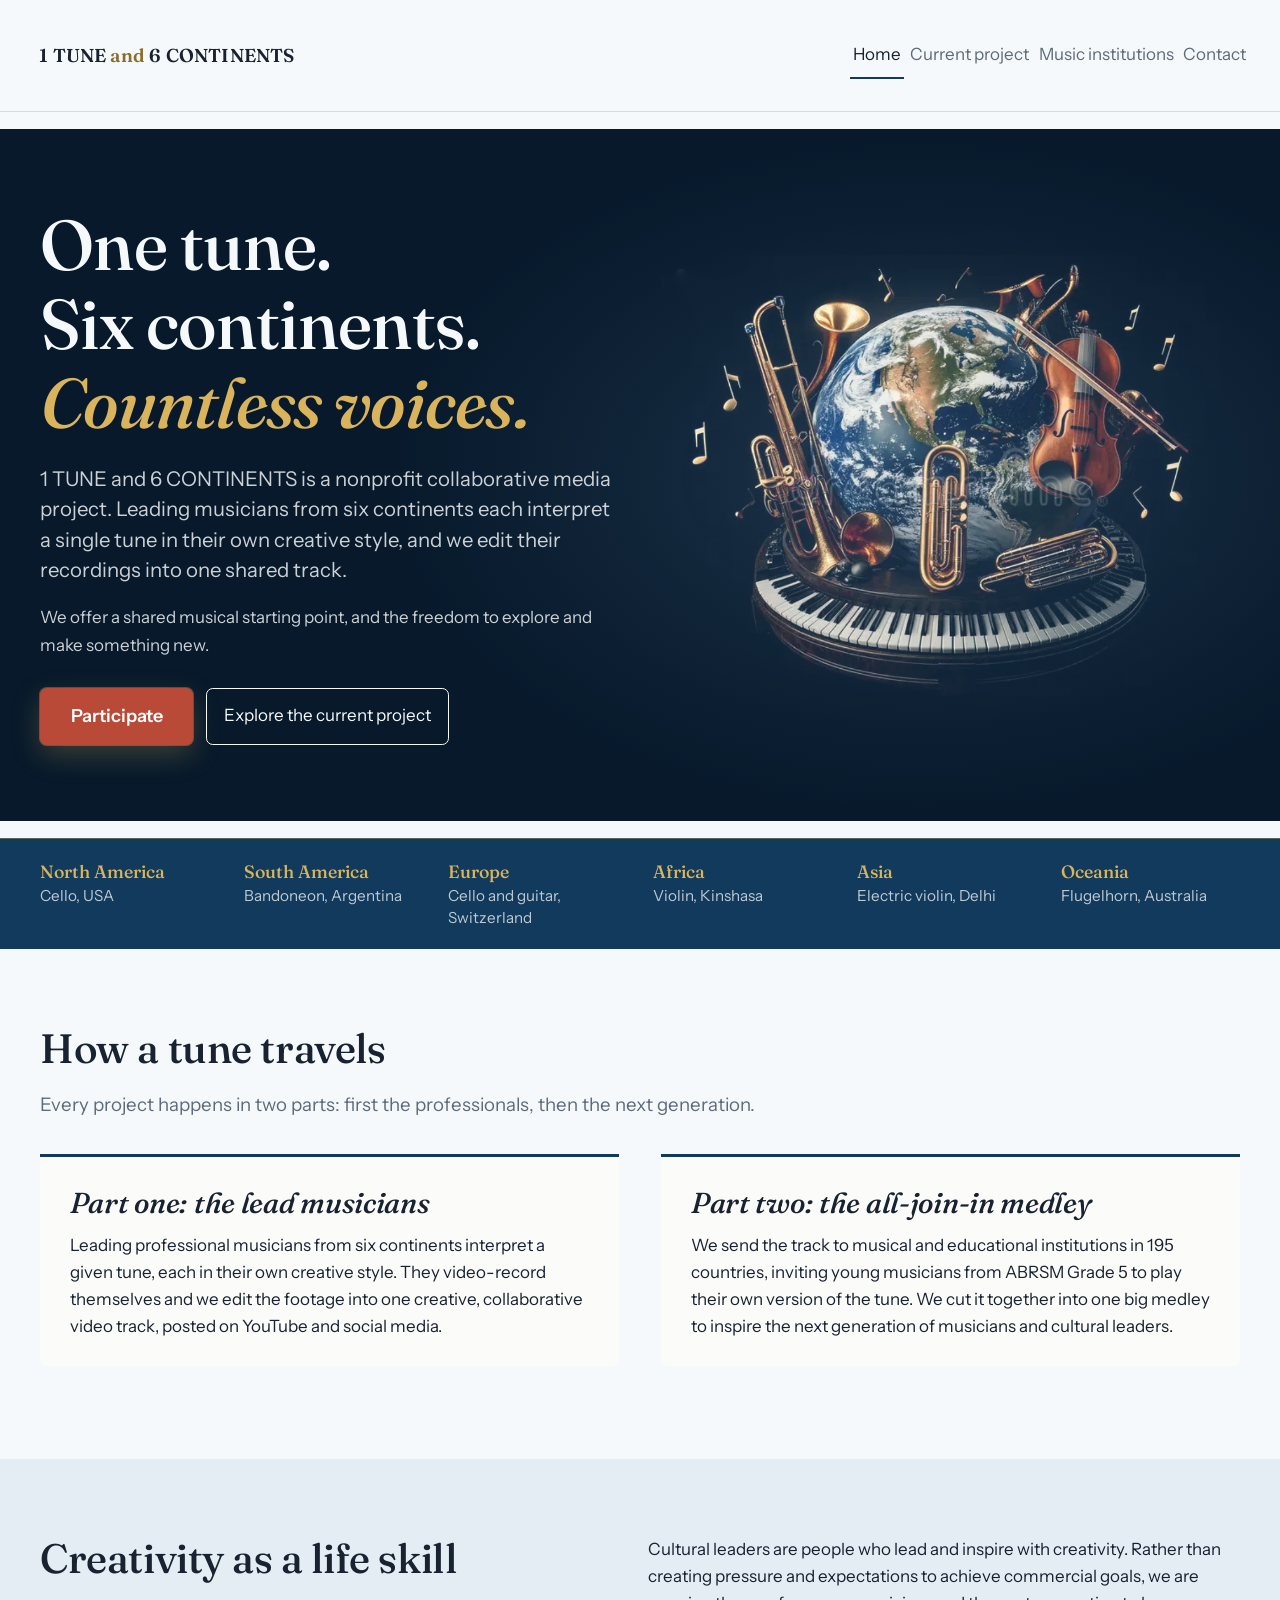
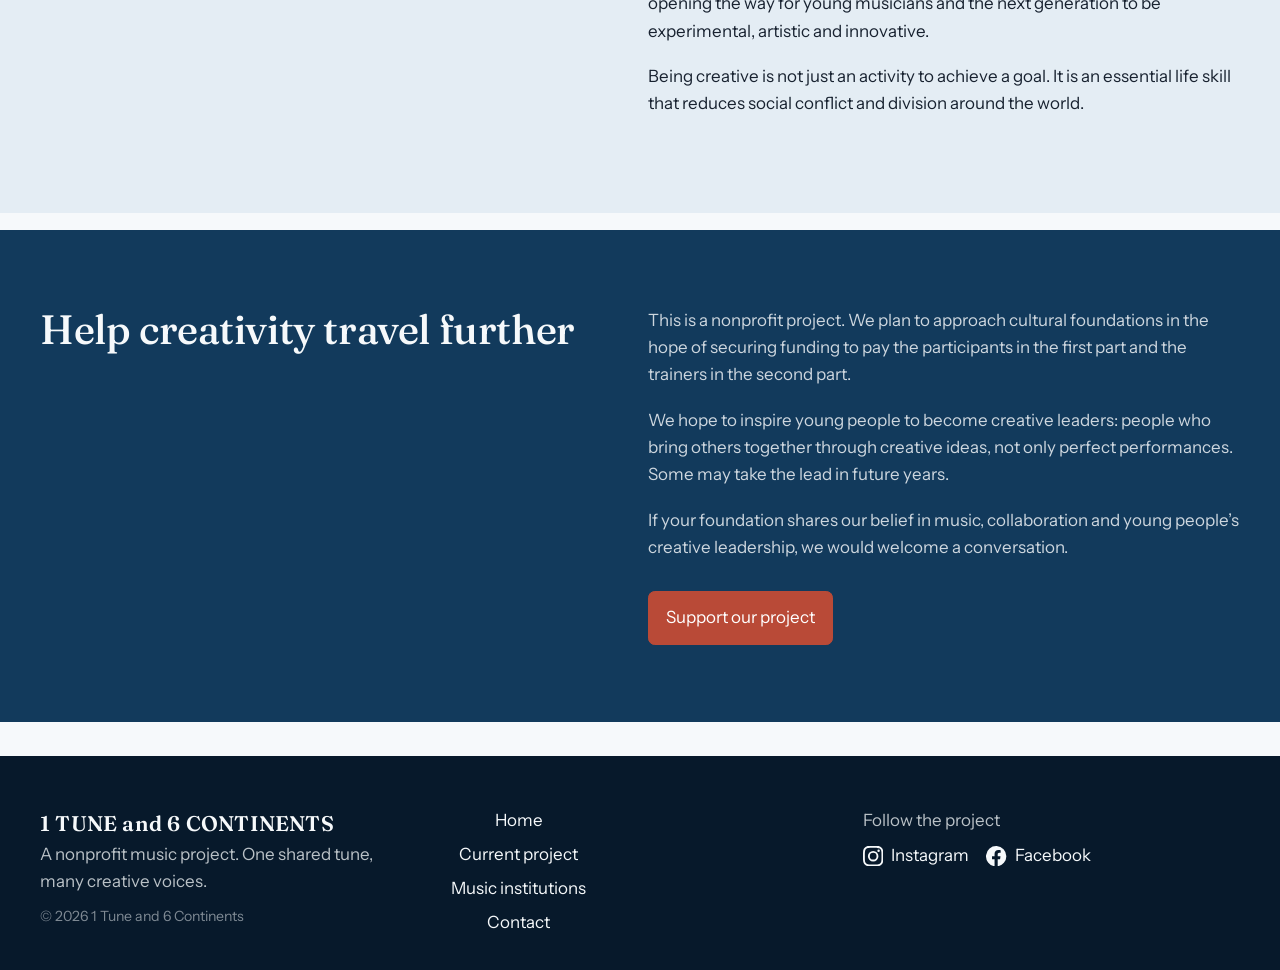
<file: index.html>
<!DOCTYPE html>
<html lang="en" data-theme="light">
<head>
  <meta charset="UTF-8">
  <meta name="viewport" content="width=device-width, initial-scale=1">
  <title>1 TUNE and 6 CONTINENTS</title>
  <meta name="description" content="A nonprofit music project: leading musicians from six continents interpret one tune, then young musicians worldwide join in.">
  <link rel="preconnect" href="https://fonts.googleapis.com">
  <link rel="preconnect" href="https://fonts.gstatic.com" crossorigin>
  <link href="https://fonts.googleapis.com/css2?family=Fraunces:ital,opsz,wght@0,9..144,400;0,9..144,500;0,9..144,600;1,9..144,400;1,9..144,500&family=Instrument+Sans:ital,wght@0,400;0,500;0,600;1,400&display=swap" rel="stylesheet">
  <link rel="stylesheet" href="css/pico.min.css">
  <link rel="stylesheet" href="css/site.css">
</head>
<body>
<header class="site-header">
  <nav class="container" id="site-nav">
    <ul>
      <li><a class="brand" href="index.html">1 TUNE <span>and</span> 6 CONTINENTS</a></li>
      <li class="nav-toggle-item">
        <button class="nav-toggle" type="button" aria-expanded="false" aria-controls="site-menu" aria-label="Open menu">
          <svg class="icon-open" width="22" height="22" viewBox="0 0 24 24" fill="none" stroke="currentColor" stroke-width="2" stroke-linecap="round" aria-hidden="true"><path d="M4 7h16M4 12h16M4 17h16"/></svg>
          <svg class="icon-close" width="22" height="22" viewBox="0 0 24 24" fill="none" stroke="currentColor" stroke-width="2" stroke-linecap="round" aria-hidden="true"><path d="M6 6l12 12M18 6L6 18"/></svg>
        </button>
      </li>
    </ul>
    <ul id="site-menu" class="site-menu">
      <li><a href="index.html" aria-current="page">Home</a></li>
      <li><a href="current-project.html">Current project</a></li>
      <li><a href="music-institutions.html">Music institutions</a></li>
      <li><a href="contact.html">Contact</a></li>
    </ul>
  </nav>
</header>
<script>
  (function () {
    var nav = document.getElementById('site-nav');
    var btn = nav.querySelector('.nav-toggle');
    btn.addEventListener('click', function () {
      var open = nav.classList.toggle('is-open');
      btn.setAttribute('aria-expanded', String(open));
      btn.setAttribute('aria-label', open ? 'Close menu' : 'Open menu');
    });
    document.addEventListener('keydown', function (e) {
      if (e.key === 'Escape' && nav.classList.contains('is-open')) btn.click();
    });
  })();
</script>
<main>
<section class="hero">
  <div class="container grid">
    <div>
      <h1>One tune.<br>Six continents.<br><em>Countless voices.</em></h1>
      <p class="lede">1 TUNE and 6 CONTINENTS is a nonprofit collaborative media project. Leading musicians from six continents each interpret a single tune in their own creative style, and we edit their recordings into one shared track.</p>
      <p>We offer a shared musical starting point, and the freedom to explore and make something new.</p>
      <div class="actions">
        <a role="button" class="cta" href="contact.html#participation-contact-form">Participate</a>
        <a role="button" class="outline" href="current-project.html">Explore the current project</a>
      </div>
    </div>
    <figure>
      <img src="img/globe-instruments.jpg" width="1019" height="777" alt="A globe surrounded by brass instruments, a violin and piano keys, with golden notes floating around it." fetchpriority="high">
    </figure>
  </div>
</section>

<div class="continents">
  <div class="container">
    <ul aria-label="The first six musicians by continent">
      <li><strong>North America</strong><span>Cello, USA</span></li>
      <li><strong>South America</strong><span>Bandoneon, Argentina</span></li>
      <li><strong>Europe</strong><span>Cello and guitar, Switzerland</span></li>
      <li><strong>Africa</strong><span>Violin, Kinshasa</span></li>
      <li><strong>Asia</strong><span>Electric violin, Delhi</span></li>
      <li><strong>Oceania</strong><span>Flugelhorn, Australia</span></li>
    </ul>
  </div>
</div>

<section class="band" id="how-it-works">
  <div class="container">
    <div class="section-title">
      <h2>How a tune travels</h2>
      <p>Every project happens in two parts: first the professionals, then the next generation.</p>
    </div>
    <div class="grid parts">
      <article>
        <h3>Part one: the lead musicians</h3>
        <p>Leading professional musicians from six continents interpret a given tune, each in their own creative style. They video-record themselves and we edit the footage into one creative, collaborative video track, posted on YouTube and social media.</p>
      </article>
      <article>
        <h3>Part two: the all-join-in medley</h3>
        <p>We send the track to musical and educational institutions in 195 countries, inviting young musicians from ABRSM Grade 5 to play their own version of the tune. We cut it together into one big medley to inspire the next generation of musicians and cultural leaders.</p>
      </article>
    </div>
  </div>
</section>

<section class="band surface" id="why">
  <div class="container grid">
    <div>
      <h2>Creativity as a life skill</h2>
    </div>
    <div class="measure">
      <p>Cultural leaders are people who lead and inspire with creativity. Rather than creating pressure and expectations to achieve commercial goals, we are opening the way for young musicians and the next generation to be experimental, artistic and innovative.</p>
      <p>Being creative is not just an activity to achieve a goal. It is an essential life skill that reduces social conflict and division around the world.</p>
    </div>
  </div>
</section>

<section class="band dark" id="nonprofit-support">
  <div class="container grid">
    <div>
      <h2>Help creativity travel further</h2>
    </div>
    <div class="measure">
      <p>This is a nonprofit project. We plan to approach cultural foundations in the hope of securing funding to pay the participants in the first part and the trainers in the second part.</p>
      <p>We hope to inspire young people to become creative leaders: people who bring others together through creative ideas, not only perfect performances. Some may take the lead in future years.</p>
      <p>If your foundation shares our belief in music, collaboration and young people’s creative leadership, we would welcome a conversation.</p>
      <div class="actions">
        <a role="button" href="contact.html">Support our project</a>
      </div>
    </div>
  </div>
</section>
</main>
<footer class="site-footer">
  <div class="container grid">
    <div>
      <a class="brand" href="index.html">1 TUNE and 6 CONTINENTS</a>
      <p>A nonprofit music project. One shared tune, many creative voices.</p>
      <p><small>© 2026 1 Tune and 6 Continents</small></p>
    </div>
    <nav aria-label="Footer">
      <ul>
        <li><a href="index.html">Home</a></li>
        <li><a href="current-project.html">Current project</a></li>
        <li><a href="music-institutions.html">Music institutions</a></li>
        <li><a href="contact.html">Contact</a></li>
      </ul>
    </nav>
    <div>
      <p>Follow the project</p>
      <div class="social">
        <a href="https://www.instagram.com/1tune6continents/" rel="noopener">
          <svg viewBox="0 0 24 24" aria-hidden="true"><path d="M12 2.2c3.2 0 3.6 0 4.8.1 1.2.1 1.8.2 2.2.4.6.2 1 .5 1.4.9.4.4.7.8.9 1.4.2.4.4 1 .4 2.2.1 1.3.1 1.6.1 4.8s0 3.6-.1 4.8c-.1 1.2-.2 1.8-.4 2.2-.2.6-.5 1-.9 1.4-.4.4-.8.7-1.4.9-.4.2-1 .4-2.2.4-1.3.1-1.6.1-4.8.1s-3.6 0-4.8-.1c-1.2-.1-1.8-.2-2.2-.4-.6-.2-1-.5-1.4-.9-.4-.4-.7-.8-.9-1.4-.2-.4-.4-1-.4-2.2C2.2 15.6 2.2 15.2 2.2 12s0-3.6.1-4.8c.1-1.2.2-1.8.4-2.2.2-.6.5-1 .9-1.4.4-.4.8-.7 1.4-.9.4-.2 1-.4 2.2-.4C8.4 2.2 8.8 2.2 12 2.2M12 0C8.7 0 8.3 0 7.1.1 5.8.1 4.9.3 4.1.6c-.8.3-1.5.7-2.1 1.4C1.3 2.6.9 3.3.6 4.1.3 4.9.1 5.8.1 7.1 0 8.3 0 8.7 0 12s0 3.7.1 4.9c.1 1.3.3 2.2.6 2.9.3.8.7 1.5 1.4 2.1.6.7 1.3 1.1 2.1 1.4.8.3 1.6.5 2.9.6C8.3 24 8.7 24 12 24s3.7 0 4.9-.1c1.3-.1 2.2-.3 2.9-.6.8-.3 1.5-.7 2.1-1.4.7-.6 1.1-1.3 1.4-2.1.3-.8.5-1.6.6-2.9.1-1.2.1-1.6.1-4.9s0-3.7-.1-4.9c-.1-1.3-.3-2.2-.6-2.9-.3-.8-.7-1.5-1.4-2.1C21.4 1.3 20.7.9 19.9.6 19.1.3 18.2.1 16.9.1 15.7 0 15.3 0 12 0zm0 5.8a6.2 6.2 0 1 0 0 12.4 6.2 6.2 0 0 0 0-12.4zM12 16a4 4 0 1 1 0-8 4 4 0 0 1 0 8zm6.4-11.8a1.4 1.4 0 1 0 0 2.9 1.4 1.4 0 0 0 0-2.9z"/></svg>
          Instagram
        </a>
        <a href="https://www.facebook.com/groups/828594137007788" rel="noopener">
          <svg viewBox="0 0 24 24" aria-hidden="true"><path d="M24 12a12 12 0 1 0-13.9 11.9v-8.4H7.1V12h3V9.4c0-3 1.8-4.7 4.5-4.7 1.3 0 2.7.2 2.7.2v3h-1.5c-1.5 0-2 .9-2 1.9V12h3.3l-.5 3.5h-2.8v8.4A12 12 0 0 0 24 12z"/></svg>
          Facebook
        </a>
      </div>
    </div>
  </div>
</footer>
</body>
</html>
</file>
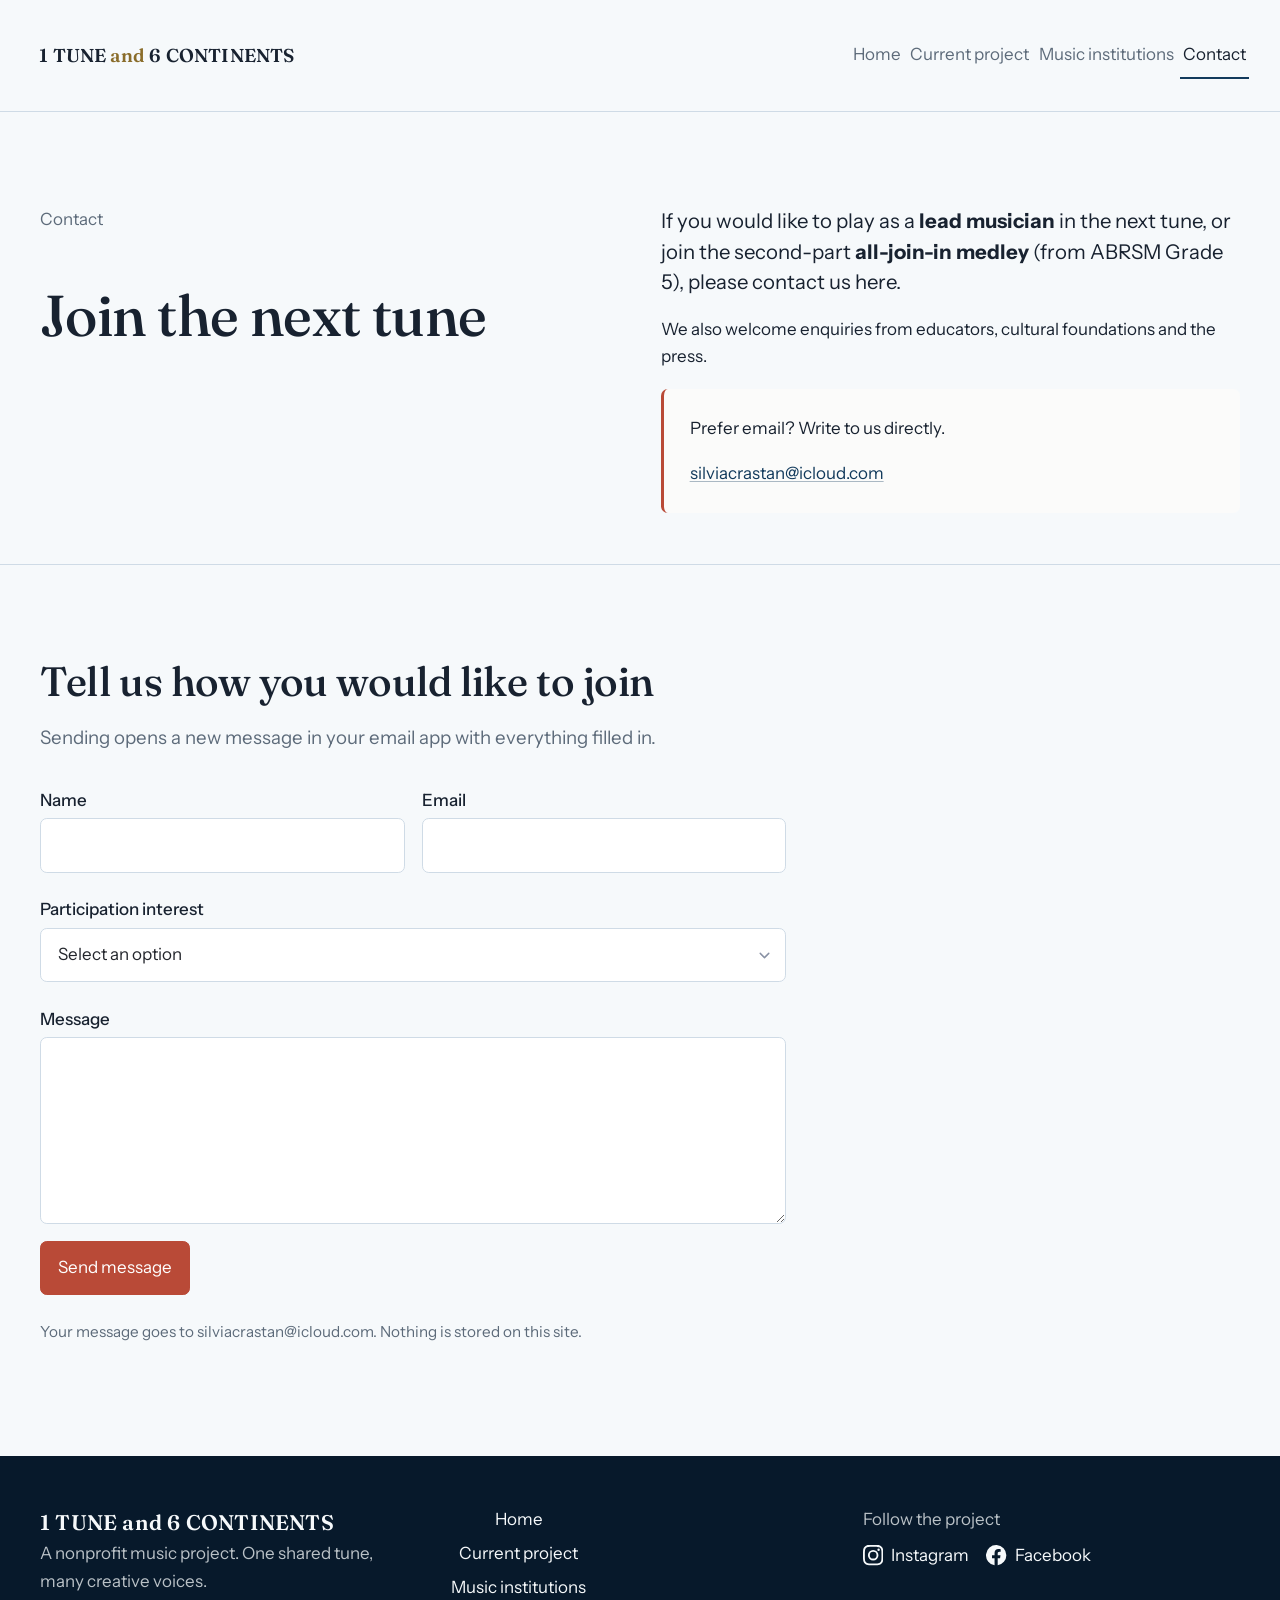
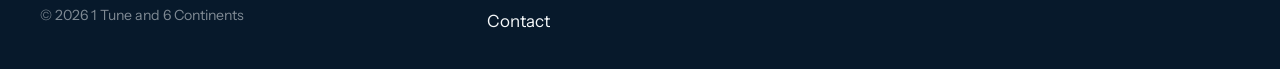
<file: contact.html>
<!DOCTYPE html>
<html lang="en" data-theme="light">
<head>
  <meta charset="UTF-8">
  <meta name="viewport" content="width=device-width, initial-scale=1">
  <title>Contact | 1 TUNE and 6 CONTINENTS</title>
  <meta name="description" content="Get in touch to play as a lead musician, join the medley, or support the project.">
  <link rel="preconnect" href="https://fonts.googleapis.com">
  <link rel="preconnect" href="https://fonts.gstatic.com" crossorigin>
  <link href="https://fonts.googleapis.com/css2?family=Fraunces:ital,opsz,wght@0,9..144,400;0,9..144,500;0,9..144,600;1,9..144,400;1,9..144,500&family=Instrument+Sans:ital,wght@0,400;0,500;0,600;1,400&display=swap" rel="stylesheet">
  <link rel="stylesheet" href="css/pico.min.css">
  <link rel="stylesheet" href="css/site.css">
</head>
<body>
<header class="site-header">
  <nav class="container" id="site-nav">
    <ul>
      <li><a class="brand" href="index.html">1 TUNE <span>and</span> 6 CONTINENTS</a></li>
      <li class="nav-toggle-item">
        <button class="nav-toggle" type="button" aria-expanded="false" aria-controls="site-menu" aria-label="Open menu">
          <svg class="icon-open" width="22" height="22" viewBox="0 0 24 24" fill="none" stroke="currentColor" stroke-width="2" stroke-linecap="round" aria-hidden="true"><path d="M4 7h16M4 12h16M4 17h16"/></svg>
          <svg class="icon-close" width="22" height="22" viewBox="0 0 24 24" fill="none" stroke="currentColor" stroke-width="2" stroke-linecap="round" aria-hidden="true"><path d="M6 6l12 12M18 6L6 18"/></svg>
        </button>
      </li>
    </ul>
    <ul id="site-menu" class="site-menu">
      <li><a href="index.html">Home</a></li>
      <li><a href="current-project.html">Current project</a></li>
      <li><a href="music-institutions.html">Music institutions</a></li>
      <li><a href="contact.html" aria-current="page">Contact</a></li>
    </ul>
  </nav>
</header>
<script>
  (function () {
    var nav = document.getElementById('site-nav');
    var btn = nav.querySelector('.nav-toggle');
    btn.addEventListener('click', function () {
      var open = nav.classList.toggle('is-open');
      btn.setAttribute('aria-expanded', String(open));
      btn.setAttribute('aria-label', open ? 'Close menu' : 'Open menu');
    });
    document.addEventListener('keydown', function (e) {
      if (e.key === 'Escape' && nav.classList.contains('is-open')) btn.click();
    });
  })();
</script>
<main>
<section class="page-intro">
  <div class="container grid">
    <div>
      <p class="kicker">Contact</p>
      <h1>Join the next tune</h1>
    </div>
    <div class="measure">
      <p class="lede">If you would like to play as a <strong>lead musician</strong> in the next tune, or join the second-part <strong>all-join-in medley</strong> (from ABRSM Grade 5), please contact us here.</p>
      <p>We also welcome enquiries from educators, cultural foundations and the press.</p>
      <article class="email-card">
        <p>Prefer email? Write to us directly.</p>
        <p><a href="mailto:silviacrastan@icloud.com">silviacrastan@icloud.com</a></p>
      </article>
    </div>
  </div>
</section>

<section class="band" id="participation-contact-form">
  <div class="container">
    <div class="section-title">
      <h2>Tell us how you would like to join</h2>
      <p>Sending opens a new message in your email app with everything filled in.</p>
    </div>
    <form class="contact-form" id="contact-form">
      <div class="grid">
        <label>
          Name
          <input type="text" name="name" autocomplete="name" required>
        </label>
        <label>
          Email
          <input type="email" name="email" autocomplete="email" required>
        </label>
      </div>
      <label>
        Participation interest
        <select name="interest">
          <option value="">Select an option</option>
          <option>Lead musician</option>
          <option>All-join-in medley (from Grade 5)</option>
          <option>Musical or educational institution</option>
          <option>Foundation support</option>
          <option>Press or other enquiry</option>
        </select>
      </label>
      <label>
        Message
        <textarea name="message" required></textarea>
      </label>
      <button type="submit" class="cta">Send message</button>
      <p class="hint">Your message goes to silviacrastan@icloud.com. Nothing is stored on this site.</p>
    </form>
  </div>
</section>

<script>
  document.getElementById('contact-form').addEventListener('submit', function (event) {
    event.preventDefault();
    var f = event.target;
    var interest = f.interest.value || 'General enquiry';
    var subject = '1 TUNE and 6 CONTINENTS: ' + interest;
    var body = 'Name: ' + f.name.value + '\nEmail: ' + f.email.value +
      '\nParticipation interest: ' + interest + '\n\n' + f.message.value;
    window.location.href = 'mailto:silviacrastan@icloud.com' +
      '?subject=' + encodeURIComponent(subject) +
      '&body=' + encodeURIComponent(body);
  });
</script>
</main>
<footer class="site-footer">
  <div class="container grid">
    <div>
      <a class="brand" href="index.html">1 TUNE and 6 CONTINENTS</a>
      <p>A nonprofit music project. One shared tune, many creative voices.</p>
      <p><small>© 2026 1 Tune and 6 Continents</small></p>
    </div>
    <nav aria-label="Footer">
      <ul>
        <li><a href="index.html">Home</a></li>
        <li><a href="current-project.html">Current project</a></li>
        <li><a href="music-institutions.html">Music institutions</a></li>
        <li><a href="contact.html">Contact</a></li>
      </ul>
    </nav>
    <div>
      <p>Follow the project</p>
      <div class="social">
        <a href="https://www.instagram.com/1tune6continents/" rel="noopener">
          <svg viewBox="0 0 24 24" aria-hidden="true"><path d="M12 2.2c3.2 0 3.6 0 4.8.1 1.2.1 1.8.2 2.2.4.6.2 1 .5 1.4.9.4.4.7.8.9 1.4.2.4.4 1 .4 2.2.1 1.3.1 1.6.1 4.8s0 3.6-.1 4.8c-.1 1.2-.2 1.8-.4 2.2-.2.6-.5 1-.9 1.4-.4.4-.8.7-1.4.9-.4.2-1 .4-2.2.4-1.3.1-1.6.1-4.8.1s-3.6 0-4.8-.1c-1.2-.1-1.8-.2-2.2-.4-.6-.2-1-.5-1.4-.9-.4-.4-.7-.8-.9-1.4-.2-.4-.4-1-.4-2.2C2.2 15.6 2.2 15.2 2.2 12s0-3.6.1-4.8c.1-1.2.2-1.8.4-2.2.2-.6.5-1 .9-1.4.4-.4.8-.7 1.4-.9.4-.2 1-.4 2.2-.4C8.4 2.2 8.8 2.2 12 2.2M12 0C8.7 0 8.3 0 7.1.1 5.8.1 4.9.3 4.1.6c-.8.3-1.5.7-2.1 1.4C1.3 2.6.9 3.3.6 4.1.3 4.9.1 5.8.1 7.1 0 8.3 0 8.7 0 12s0 3.7.1 4.9c.1 1.3.3 2.2.6 2.9.3.8.7 1.5 1.4 2.1.6.7 1.3 1.1 2.1 1.4.8.3 1.6.5 2.9.6C8.3 24 8.7 24 12 24s3.7 0 4.9-.1c1.3-.1 2.2-.3 2.9-.6.8-.3 1.5-.7 2.1-1.4.7-.6 1.1-1.3 1.4-2.1.3-.8.5-1.6.6-2.9.1-1.2.1-1.6.1-4.9s0-3.7-.1-4.9c-.1-1.3-.3-2.2-.6-2.9-.3-.8-.7-1.5-1.4-2.1C21.4 1.3 20.7.9 19.9.6 19.1.3 18.2.1 16.9.1 15.7 0 15.3 0 12 0zm0 5.8a6.2 6.2 0 1 0 0 12.4 6.2 6.2 0 0 0 0-12.4zM12 16a4 4 0 1 1 0-8 4 4 0 0 1 0 8zm6.4-11.8a1.4 1.4 0 1 0 0 2.9 1.4 1.4 0 0 0 0-2.9z"/></svg>
          Instagram
        </a>
        <a href="https://www.facebook.com/groups/828594137007788" rel="noopener">
          <svg viewBox="0 0 24 24" aria-hidden="true"><path d="M24 12a12 12 0 1 0-13.9 11.9v-8.4H7.1V12h3V9.4c0-3 1.8-4.7 4.5-4.7 1.3 0 2.7.2 2.7.2v3h-1.5c-1.5 0-2 .9-2 1.9V12h3.3l-.5 3.5h-2.8v8.4A12 12 0 0 0 24 12z"/></svg>
          Facebook
        </a>
      </div>
    </div>
  </div>
</footer>
</body>
</html>
</file>
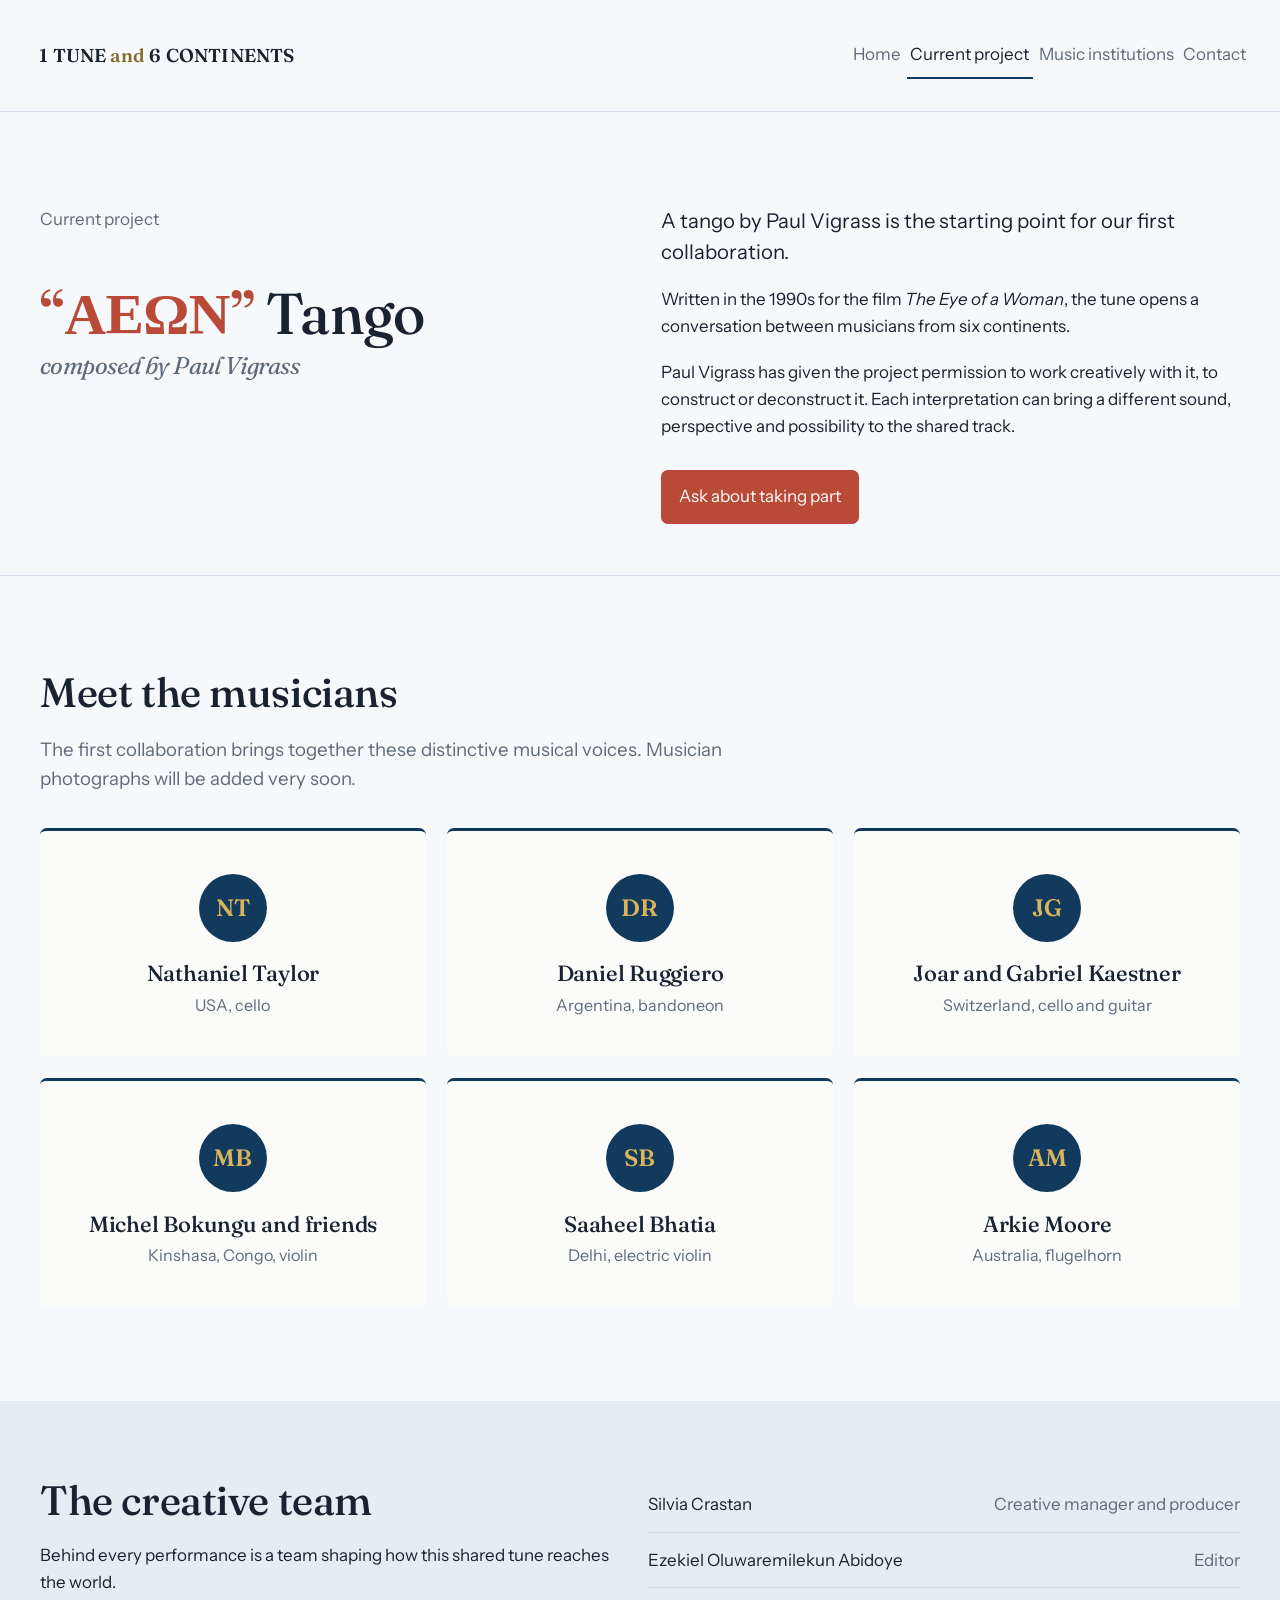
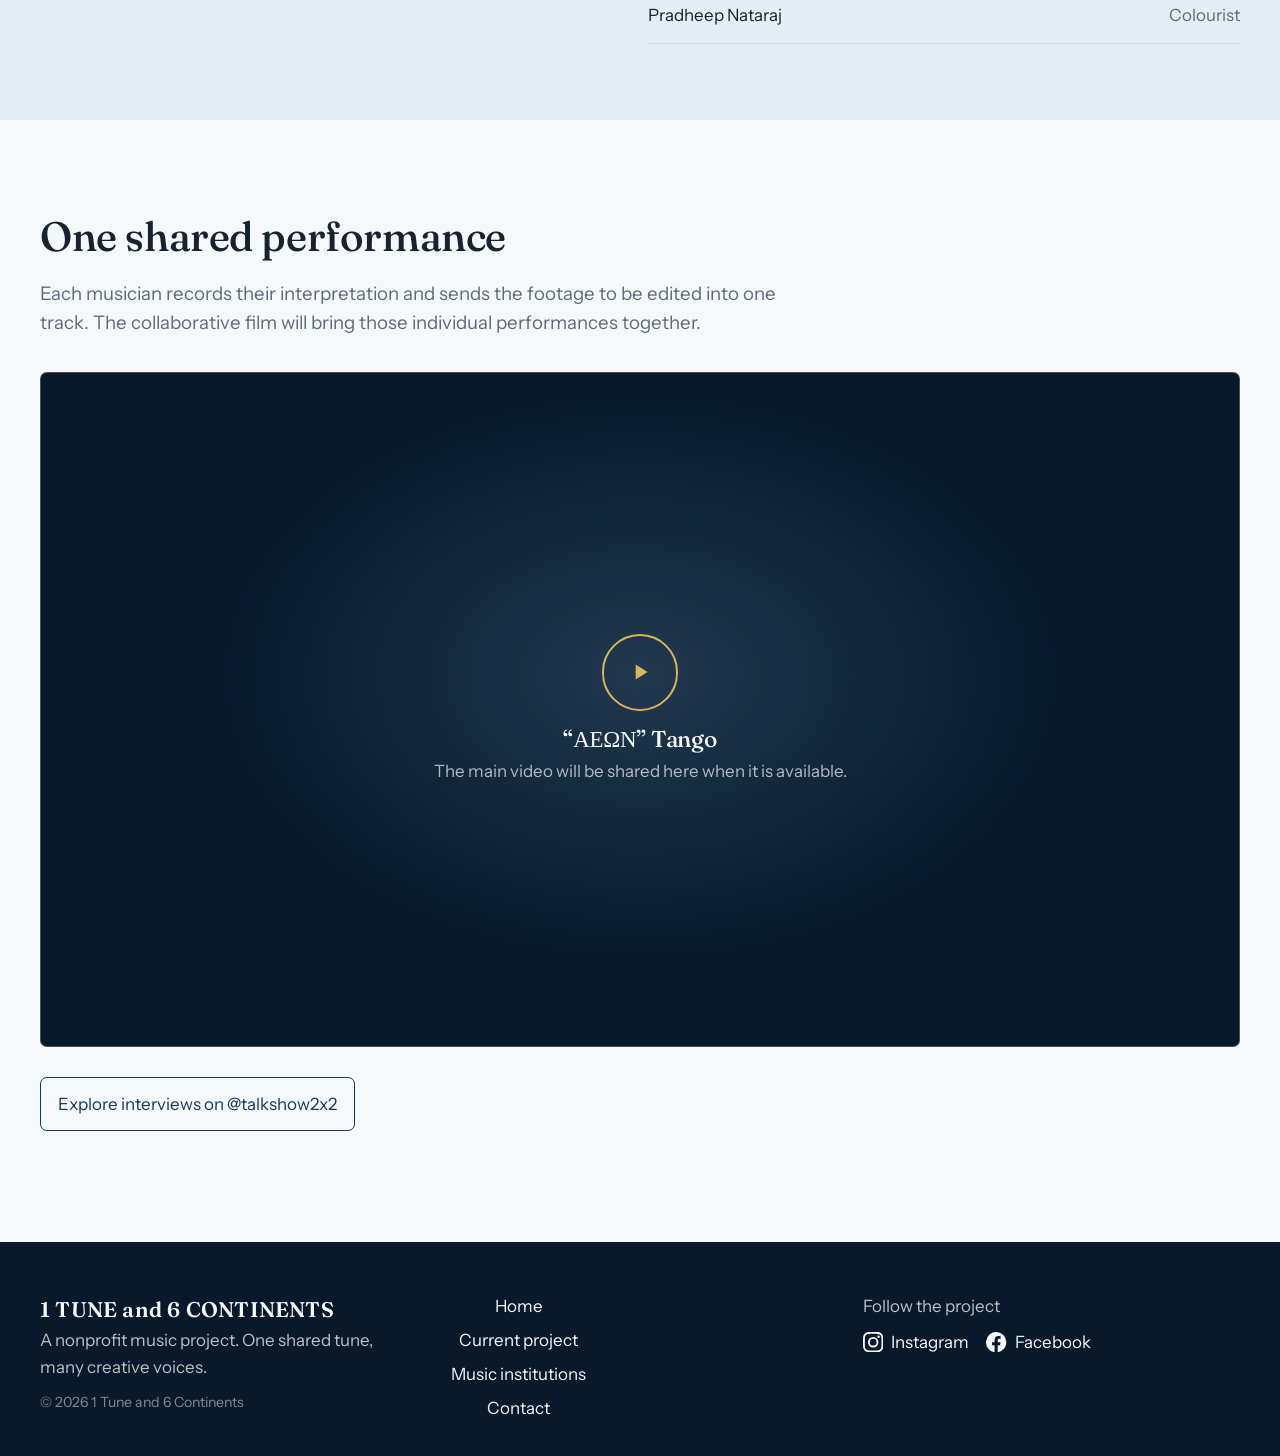
<file: current-project.html>
<!DOCTYPE html>
<html lang="en" data-theme="light">
<head>
  <meta charset="UTF-8">
  <meta name="viewport" content="width=device-width, initial-scale=1">
  <title>Current project: ΑΕΩΝ Tango | 1 TUNE and 6 CONTINENTS</title>
  <meta name="description" content="The first collaboration: a tango by Paul Vigrass interpreted by musicians from six continents.">
  <link rel="preconnect" href="https://fonts.googleapis.com">
  <link rel="preconnect" href="https://fonts.gstatic.com" crossorigin>
  <link href="https://fonts.googleapis.com/css2?family=Fraunces:ital,opsz,wght@0,9..144,400;0,9..144,500;0,9..144,600;1,9..144,400;1,9..144,500&family=Instrument+Sans:ital,wght@0,400;0,500;0,600;1,400&display=swap" rel="stylesheet">
  <link rel="stylesheet" href="css/pico.min.css">
  <link rel="stylesheet" href="css/site.css">
</head>
<body>
<header class="site-header">
  <nav class="container" id="site-nav">
    <ul>
      <li><a class="brand" href="index.html">1 TUNE <span>and</span> 6 CONTINENTS</a></li>
      <li class="nav-toggle-item">
        <button class="nav-toggle" type="button" aria-expanded="false" aria-controls="site-menu" aria-label="Open menu">
          <svg class="icon-open" width="22" height="22" viewBox="0 0 24 24" fill="none" stroke="currentColor" stroke-width="2" stroke-linecap="round" aria-hidden="true"><path d="M4 7h16M4 12h16M4 17h16"/></svg>
          <svg class="icon-close" width="22" height="22" viewBox="0 0 24 24" fill="none" stroke="currentColor" stroke-width="2" stroke-linecap="round" aria-hidden="true"><path d="M6 6l12 12M18 6L6 18"/></svg>
        </button>
      </li>
    </ul>
    <ul id="site-menu" class="site-menu">
      <li><a href="index.html">Home</a></li>
      <li><a href="current-project.html" aria-current="page">Current project</a></li>
      <li><a href="music-institutions.html">Music institutions</a></li>
      <li><a href="contact.html">Contact</a></li>
    </ul>
  </nav>
</header>
<script>
  (function () {
    var nav = document.getElementById('site-nav');
    var btn = nav.querySelector('.nav-toggle');
    btn.addEventListener('click', function () {
      var open = nav.classList.toggle('is-open');
      btn.setAttribute('aria-expanded', String(open));
      btn.setAttribute('aria-label', open ? 'Close menu' : 'Open menu');
    });
    document.addEventListener('keydown', function (e) {
      if (e.key === 'Escape' && nav.classList.contains('is-open')) btn.click();
    });
  })();
</script>
<main>
<section class="page-intro">
  <div class="container grid">
    <div>
      <p class="kicker">Current project</p>
      <h1 class="tune-title"><span class="greek">“ΑΕΩΝ”</span> Tango<small>composed by Paul Vigrass</small></h1>
    </div>
    <div class="measure">
      <p class="lede">A tango by Paul Vigrass is the starting point for our first collaboration.</p>
      <p>Written in the 1990s for the film <em>The Eye of a Woman</em>, the tune opens a conversation between musicians from six continents.</p>
      <p>Paul Vigrass has given the project permission to work creatively with it, to construct or deconstruct it. Each interpretation can bring a different sound, perspective and possibility to the shared track.</p>
      <div class="actions">
        <a role="button" class="cta" href="contact.html">Ask about taking part</a>
      </div>
    </div>
  </div>
</section>

<section class="band" id="musicians">
  <div class="container">
    <div class="section-title">
      <h2>Meet the musicians</h2>
      <p>The first collaboration brings together these distinctive musical voices. Musician photographs will be added very soon.</p>
    </div>
    <div class="musicians">
      <article>
        <div class="monogram" aria-hidden="true">NT</div>
        <h3>Nathaniel Taylor</h3><p>USA, cello</p>
      </article>
      <article>
        <div class="monogram" aria-hidden="true">DR</div>
        <h3>Daniel Ruggiero</h3><p>Argentina, bandoneon</p>
      </article>
      <article>
        <div class="monogram" aria-hidden="true">JG</div>
        <h3>Joar and Gabriel Kaestner</h3><p>Switzerland, cello and guitar</p>
      </article>
      <article>
        <div class="monogram" aria-hidden="true">MB</div>
        <h3>Michel Bokungu and friends</h3><p>Kinshasa, Congo, violin</p>
      </article>
      <article>
        <div class="monogram" aria-hidden="true">SB</div>
        <h3>Saaheel Bhatia</h3><p>Delhi, electric violin</p>
      </article>
      <article>
        <div class="monogram" aria-hidden="true">AM</div>
        <h3>Arkie Moore</h3><p>Australia, flugelhorn</p>
      </article>
    </div>
  </div>
</section>

<section class="band surface" id="creative-team">
  <div class="container grid">
    <div>
      <h2>The creative team</h2>
      <p>Behind every performance is a team shaping how this shared tune reaches the world.</p>
    </div>
    <ul class="team">
      <li><span>Silvia Crastan</span><span>Creative manager and producer</span></li>
      <li><span>Ezekiel Oluwaremilekun Abidoye</span><span>Editor</span></li>
      <li><span>Pradheep Nataraj</span><span>Colourist</span></li>
    </ul>
  </div>
</section>

<section class="band" id="collaborative-film">
  <div class="container">
    <div class="section-title">
      <h2>One shared performance</h2>
      <p>Each musician records their interpretation and sends the footage to be edited into one track. The collaborative film will bring those individual performances together.</p>
    </div>
    <div class="video-frame">
      <div>
        <div class="play" aria-hidden="true">
          <svg width="26" height="26" viewBox="0 0 24 24" fill="currentColor"><path d="M8 5v14l11-7z"/></svg>
        </div>
        <h3>“ΑΕΩΝ” Tango</h3>
        <p>The main video will be shared here when it is available.</p>
      </div>
    </div>
    <div class="actions">
      <a role="button" class="outline" href="https://www.instagram.com/talkshow2x2/" rel="noopener">Explore interviews on @talkshow2x2</a>
    </div>
  </div>
</section>
</main>
<footer class="site-footer">
  <div class="container grid">
    <div>
      <a class="brand" href="index.html">1 TUNE and 6 CONTINENTS</a>
      <p>A nonprofit music project. One shared tune, many creative voices.</p>
      <p><small>© 2026 1 Tune and 6 Continents</small></p>
    </div>
    <nav aria-label="Footer">
      <ul>
        <li><a href="index.html">Home</a></li>
        <li><a href="current-project.html">Current project</a></li>
        <li><a href="music-institutions.html">Music institutions</a></li>
        <li><a href="contact.html">Contact</a></li>
      </ul>
    </nav>
    <div>
      <p>Follow the project</p>
      <div class="social">
        <a href="https://www.instagram.com/1tune6continents/" rel="noopener">
          <svg viewBox="0 0 24 24" aria-hidden="true"><path d="M12 2.2c3.2 0 3.6 0 4.8.1 1.2.1 1.8.2 2.2.4.6.2 1 .5 1.4.9.4.4.7.8.9 1.4.2.4.4 1 .4 2.2.1 1.3.1 1.6.1 4.8s0 3.6-.1 4.8c-.1 1.2-.2 1.8-.4 2.2-.2.6-.5 1-.9 1.4-.4.4-.8.7-1.4.9-.4.2-1 .4-2.2.4-1.3.1-1.6.1-4.8.1s-3.6 0-4.8-.1c-1.2-.1-1.8-.2-2.2-.4-.6-.2-1-.5-1.4-.9-.4-.4-.7-.8-.9-1.4-.2-.4-.4-1-.4-2.2C2.2 15.6 2.2 15.2 2.2 12s0-3.6.1-4.8c.1-1.2.2-1.8.4-2.2.2-.6.5-1 .9-1.4.4-.4.8-.7 1.4-.9.4-.2 1-.4 2.2-.4C8.4 2.2 8.8 2.2 12 2.2M12 0C8.7 0 8.3 0 7.1.1 5.8.1 4.9.3 4.1.6c-.8.3-1.5.7-2.1 1.4C1.3 2.6.9 3.3.6 4.1.3 4.9.1 5.8.1 7.1 0 8.3 0 8.7 0 12s0 3.7.1 4.9c.1 1.3.3 2.2.6 2.9.3.8.7 1.5 1.4 2.1.6.7 1.3 1.1 2.1 1.4.8.3 1.6.5 2.9.6C8.3 24 8.7 24 12 24s3.7 0 4.9-.1c1.3-.1 2.2-.3 2.9-.6.8-.3 1.5-.7 2.1-1.4.7-.6 1.1-1.3 1.4-2.1.3-.8.5-1.6.6-2.9.1-1.2.1-1.6.1-4.9s0-3.7-.1-4.9c-.1-1.3-.3-2.2-.6-2.9-.3-.8-.7-1.5-1.4-2.1C21.4 1.3 20.7.9 19.9.6 19.1.3 18.2.1 16.9.1 15.7 0 15.3 0 12 0zm0 5.8a6.2 6.2 0 1 0 0 12.4 6.2 6.2 0 0 0 0-12.4zM12 16a4 4 0 1 1 0-8 4 4 0 0 1 0 8zm6.4-11.8a1.4 1.4 0 1 0 0 2.9 1.4 1.4 0 0 0 0-2.9z"/></svg>
          Instagram
        </a>
        <a href="https://www.facebook.com/groups/828594137007788" rel="noopener">
          <svg viewBox="0 0 24 24" aria-hidden="true"><path d="M24 12a12 12 0 1 0-13.9 11.9v-8.4H7.1V12h3V9.4c0-3 1.8-4.7 4.5-4.7 1.3 0 2.7.2 2.7.2v3h-1.5c-1.5 0-2 .9-2 1.9V12h3.3l-.5 3.5h-2.8v8.4A12 12 0 0 0 24 12z"/></svg>
          Facebook
        </a>
      </div>
    </div>
  </div>
</footer>
</body>
</html>
</file>
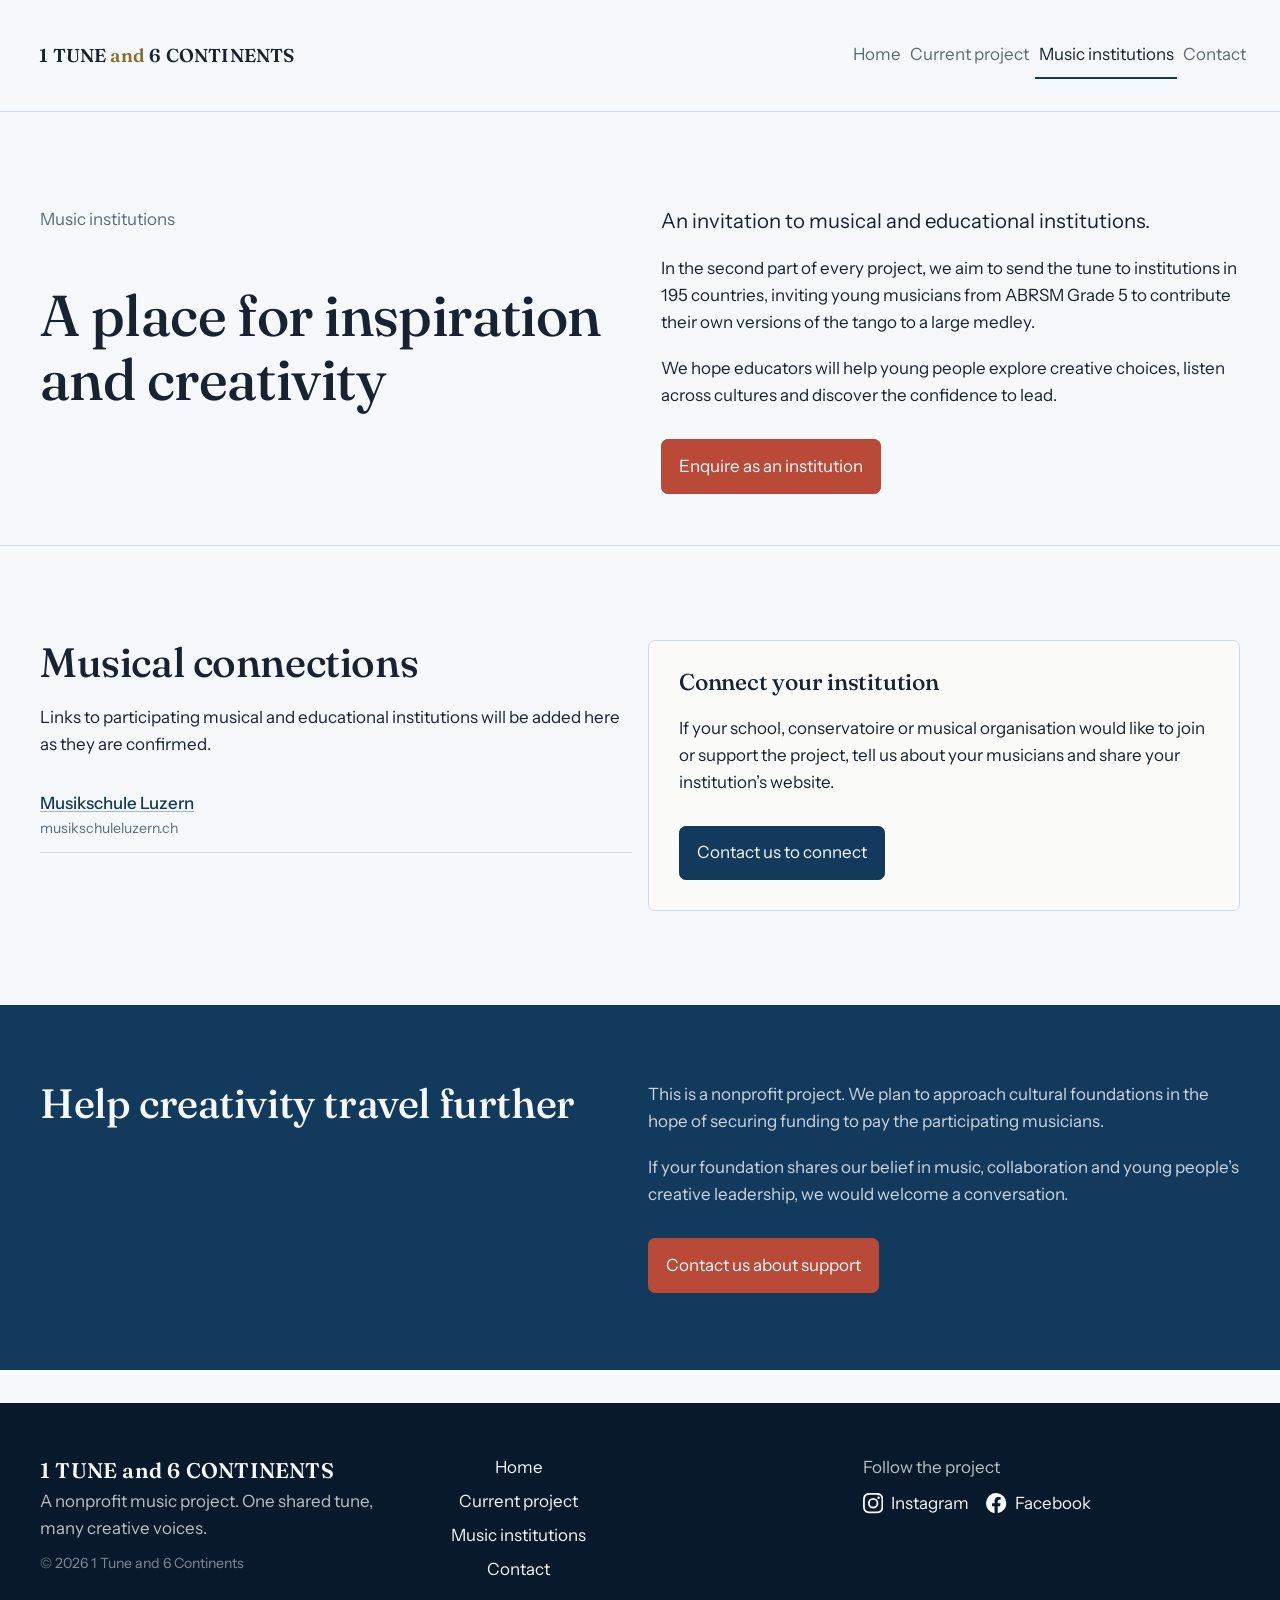
<file: music-institutions.html>
<!DOCTYPE html>
<html lang="en" data-theme="light">
<head>
  <meta charset="UTF-8">
  <meta name="viewport" content="width=device-width, initial-scale=1">
  <title>Music institutions | 1 TUNE and 6 CONTINENTS</title>
  <meta name="description" content="An invitation to musical and educational institutions to join the all-join-in medley.">
  <link rel="preconnect" href="https://fonts.googleapis.com">
  <link rel="preconnect" href="https://fonts.gstatic.com" crossorigin>
  <link href="https://fonts.googleapis.com/css2?family=Fraunces:ital,opsz,wght@0,9..144,400;0,9..144,500;0,9..144,600;1,9..144,400;1,9..144,500&family=Instrument+Sans:ital,wght@0,400;0,500;0,600;1,400&display=swap" rel="stylesheet">
  <link rel="stylesheet" href="css/pico.min.css">
  <link rel="stylesheet" href="css/site.css">
</head>
<body>
<header class="site-header">
  <nav class="container" id="site-nav">
    <ul>
      <li><a class="brand" href="index.html">1 TUNE <span>and</span> 6 CONTINENTS</a></li>
      <li class="nav-toggle-item">
        <button class="nav-toggle" type="button" aria-expanded="false" aria-controls="site-menu" aria-label="Open menu">
          <svg class="icon-open" width="22" height="22" viewBox="0 0 24 24" fill="none" stroke="currentColor" stroke-width="2" stroke-linecap="round" aria-hidden="true"><path d="M4 7h16M4 12h16M4 17h16"/></svg>
          <svg class="icon-close" width="22" height="22" viewBox="0 0 24 24" fill="none" stroke="currentColor" stroke-width="2" stroke-linecap="round" aria-hidden="true"><path d="M6 6l12 12M18 6L6 18"/></svg>
        </button>
      </li>
    </ul>
    <ul id="site-menu" class="site-menu">
      <li><a href="index.html">Home</a></li>
      <li><a href="current-project.html">Current project</a></li>
      <li><a href="music-institutions.html" aria-current="page">Music institutions</a></li>
      <li><a href="contact.html">Contact</a></li>
    </ul>
  </nav>
</header>
<script>
  (function () {
    var nav = document.getElementById('site-nav');
    var btn = nav.querySelector('.nav-toggle');
    btn.addEventListener('click', function () {
      var open = nav.classList.toggle('is-open');
      btn.setAttribute('aria-expanded', String(open));
      btn.setAttribute('aria-label', open ? 'Close menu' : 'Open menu');
    });
    document.addEventListener('keydown', function (e) {
      if (e.key === 'Escape' && nav.classList.contains('is-open')) btn.click();
    });
  })();
</script>
<main>
<section class="page-intro">
  <div class="container grid">
    <div>
      <p class="kicker">Music institutions</p>
      <h1>A place for inspiration and creativity</h1>
    </div>
    <div class="measure">
      <p class="lede">An invitation to musical and educational institutions.</p>
      <p>In the second part of every project, we aim to send the tune to institutions in 195 countries, inviting young musicians from ABRSM Grade 5 to contribute their own versions of the tango to a large medley.</p>
      <p>We hope educators will help young people explore creative choices, listen across cultures and discover the confidence to lead.</p>
      <div class="actions">
        <a role="button" class="cta" href="contact.html">Enquire as an institution</a>
      </div>
    </div>
  </div>
</section>

<section class="band" id="institution-connections">
  <div class="container grid">
    <div>
      <h2>Musical connections</h2>
      <p>Links to participating musical and educational institutions will be added here as they are confirmed.</p>
      <ul class="link-list">
        <li>
          <a href="https://www.musikschuleluzern.ch" rel="noopener">Musikschule Luzern</a>
          <small>musikschuleluzern.ch</small>
        </li>
      </ul>
    </div>
    <article class="callout">
      <h3>Connect your institution</h3>
      <p>If your school, conservatoire or musical organisation would like to join or support the project, tell us about your musicians and share your institution’s website.</p>
      <div class="actions">
        <a role="button" href="contact.html">Contact us to connect</a>
      </div>
    </article>
  </div>
</section>

<section class="band dark" id="nonprofit-support">
  <div class="container grid">
    <div>
      <h2>Help creativity travel further</h2>
    </div>
    <div class="measure">
      <p>This is a nonprofit project. We plan to approach cultural foundations in the hope of securing funding to pay the participating musicians.</p>
      <p>If your foundation shares our belief in music, collaboration and young people’s creative leadership, we would welcome a conversation.</p>
      <div class="actions">
        <a role="button" href="contact.html">Contact us about support</a>
      </div>
    </div>
  </div>
</section>
</main>
<footer class="site-footer">
  <div class="container grid">
    <div>
      <a class="brand" href="index.html">1 TUNE and 6 CONTINENTS</a>
      <p>A nonprofit music project. One shared tune, many creative voices.</p>
      <p><small>© 2026 1 Tune and 6 Continents</small></p>
    </div>
    <nav aria-label="Footer">
      <ul>
        <li><a href="index.html">Home</a></li>
        <li><a href="current-project.html">Current project</a></li>
        <li><a href="music-institutions.html">Music institutions</a></li>
        <li><a href="contact.html">Contact</a></li>
      </ul>
    </nav>
    <div>
      <p>Follow the project</p>
      <div class="social">
        <a href="https://www.instagram.com/1tune6continents/" rel="noopener">
          <svg viewBox="0 0 24 24" aria-hidden="true"><path d="M12 2.2c3.2 0 3.6 0 4.8.1 1.2.1 1.8.2 2.2.4.6.2 1 .5 1.4.9.4.4.7.8.9 1.4.2.4.4 1 .4 2.2.1 1.3.1 1.6.1 4.8s0 3.6-.1 4.8c-.1 1.2-.2 1.8-.4 2.2-.2.6-.5 1-.9 1.4-.4.4-.8.7-1.4.9-.4.2-1 .4-2.2.4-1.3.1-1.6.1-4.8.1s-3.6 0-4.8-.1c-1.2-.1-1.8-.2-2.2-.4-.6-.2-1-.5-1.4-.9-.4-.4-.7-.8-.9-1.4-.2-.4-.4-1-.4-2.2C2.2 15.6 2.2 15.2 2.2 12s0-3.6.1-4.8c.1-1.2.2-1.8.4-2.2.2-.6.5-1 .9-1.4.4-.4.8-.7 1.4-.9.4-.2 1-.4 2.2-.4C8.4 2.2 8.8 2.2 12 2.2M12 0C8.7 0 8.3 0 7.1.1 5.8.1 4.9.3 4.1.6c-.8.3-1.5.7-2.1 1.4C1.3 2.6.9 3.3.6 4.1.3 4.9.1 5.8.1 7.1 0 8.3 0 8.7 0 12s0 3.7.1 4.9c.1 1.3.3 2.2.6 2.9.3.8.7 1.5 1.4 2.1.6.7 1.3 1.1 2.1 1.4.8.3 1.6.5 2.9.6C8.3 24 8.7 24 12 24s3.7 0 4.9-.1c1.3-.1 2.2-.3 2.9-.6.8-.3 1.5-.7 2.1-1.4.7-.6 1.1-1.3 1.4-2.1.3-.8.5-1.6.6-2.9.1-1.2.1-1.6.1-4.9s0-3.7-.1-4.9c-.1-1.3-.3-2.2-.6-2.9-.3-.8-.7-1.5-1.4-2.1C21.4 1.3 20.7.9 19.9.6 19.1.3 18.2.1 16.9.1 15.7 0 15.3 0 12 0zm0 5.8a6.2 6.2 0 1 0 0 12.4 6.2 6.2 0 0 0 0-12.4zM12 16a4 4 0 1 1 0-8 4 4 0 0 1 0 8zm6.4-11.8a1.4 1.4 0 1 0 0 2.9 1.4 1.4 0 0 0 0-2.9z"/></svg>
          Instagram
        </a>
        <a href="https://www.facebook.com/groups/828594137007788" rel="noopener">
          <svg viewBox="0 0 24 24" aria-hidden="true"><path d="M24 12a12 12 0 1 0-13.9 11.9v-8.4H7.1V12h3V9.4c0-3 1.8-4.7 4.5-4.7 1.3 0 2.7.2 2.7.2v3h-1.5c-1.5 0-2 .9-2 1.9V12h3.3l-.5 3.5h-2.8v8.4A12 12 0 0 0 24 12z"/></svg>
          Facebook
        </a>
      </div>
    </div>
  </div>
</footer>
</body>
</html>
</file>
<file: css/site.css>
/* 1 TUNE and 6 CONTINENTS — site theme on top of Pico CSS v2
   Palette "Water, sky, stars, fire": the author's four elements, each with one job.
   water  — deep blue for the dark bands, structure and standard buttons
   sky    — pale blue tint for surfaces and the page background
   stars  — muted gold, only as small accents on dark backgrounds
   fire   — deep coral, only for the single primary action on a screen */

:root,
:root[data-theme="light"] {
  --ink: #182230;
  --deep: #07192b;
  --water: #123a5c;
  --sky: #e4edf4;
  --air: #f6f9fb;
  --star: #d9b45c;
  --star-deep: #8a6d2b;
  --coral: #b94a37;
  --coral-deep: #9a3b2b;
  --line: #cfdbe6;
  --muted: #5d6b7a;

  --font-display: "Fraunces", "Iowan Old Style", Georgia, serif;
  --font-body: "Instrument Sans", "Helvetica Neue", Arial, sans-serif;

  /* Pico tokens */
  --pico-font-family: var(--font-body);
  --pico-font-size: 106%;
  --pico-line-height: 1.6;
  --pico-background-color: var(--air);
  --pico-color: var(--ink);
  --pico-muted-color: var(--muted);
  --pico-muted-border-color: var(--line);
  --pico-h1-color: var(--ink);
  --pico-h2-color: var(--ink);
  --pico-h3-color: var(--ink);
  --pico-primary: var(--water);
  --pico-primary-background: var(--water);
  --pico-primary-border: var(--water);
  --pico-primary-hover: var(--deep);
  --pico-primary-hover-background: var(--deep);
  --pico-primary-hover-border: var(--deep);
  --pico-primary-inverse: var(--air);
  --pico-primary-underline: rgba(18, 58, 92, 0.35);
  --pico-primary-focus: rgba(18, 58, 92, 0.3);
  --pico-secondary: var(--muted);
  --pico-border-radius: 0.4rem;
  --pico-card-background-color: #fbfbfa;
  --pico-card-border-color: var(--line);
  --pico-card-box-shadow: none;
  --pico-form-element-background-color: #ffffff;
  --pico-form-element-border-color: var(--line);
  --pico-form-element-active-border-color: var(--water);
  --pico-form-element-focus-color: rgba(18, 58, 92, 0.2);
  --pico-block-spacing-vertical: 1rem;
  --pico-typography-spacing-vertical: 1.1rem;
}

html { scroll-behavior: smooth; }
body { background: var(--pico-background-color); }

h1, h2, h3, .display {
  font-family: var(--font-display);
  font-weight: 500;
  letter-spacing: -0.01em;
  line-height: 1.12;
}
h1 { font-size: clamp(2.6rem, 5.5vw, 4.4rem); --pico-typography-spacing-vertical: 1.25rem; }
h2 { font-size: clamp(1.9rem, 3.2vw, 2.6rem); }
h3 { font-size: 1.35rem; }
p { max-width: 62ch; }
.lede { font-size: 1.2rem; line-height: 1.5; }
.measure { max-width: 68ch; }

/* ---------- header ---------- */
.site-header {
  background: var(--air);
  border-bottom: 1px solid var(--line);
  position: sticky;
  top: 0;
  z-index: 10;
}
.site-header nav { padding-block: 0.4rem; }
.site-header nav ul { gap: 0.25rem; }
.site-header nav li { padding-inline: 0.45rem; }
.brand {
  font-family: var(--font-display);
  font-weight: 600;
  font-size: 1.1rem;
  letter-spacing: 0.01em;
  color: var(--ink) !important;
  text-decoration: none !important;
}
.brand span { color: var(--star-deep); }
.site-header nav a:not(.brand) {
  color: var(--muted);
  text-decoration: none;
  border-bottom: 2px solid transparent;
  border-radius: 0;
  padding-inline: 0.2rem;
}
.site-header nav a:not(.brand):hover,
.site-header nav a[aria-current="page"] {
  color: var(--ink);
  border-bottom-color: var(--water);
  background: none;
}

/* mobile menu */
.nav-toggle {
  display: none;
  width: 2.75rem; height: 2.75rem;
  margin: 0; padding: 0;
  background: none; border: 1px solid var(--line); border-radius: var(--pico-border-radius);
  color: var(--ink);
  place-items: center;
  box-shadow: none;
}
.nav-toggle:hover, .nav-toggle:focus { background: var(--sky); color: var(--ink); }
.nav-toggle .icon-close { display: none; }
.is-open .nav-toggle .icon-open { display: none; }
.is-open .nav-toggle .icon-close { display: block; }
@media (max-width: 720px) {
  .site-header nav { flex-wrap: wrap; }
  .site-header nav > ul:first-child { width: 100%; justify-content: space-between; }
  .nav-toggle { display: grid; }
  .site-menu {
    display: none;
    width: 100%;
    flex-direction: column;
    align-items: stretch;
    margin: 0 0 0.5rem;
    padding-top: 0.5rem;
    border-top: 1px solid var(--line);
  }
  .is-open .site-menu { display: flex; }
  .site-menu li { padding: 0; }
  .site-menu a:not(.brand) {
    display: block;
    padding: 0.8rem 0.25rem;
    font-size: 1.1rem;
    border-bottom: 1px solid var(--line);
    border-radius: 0;
  }
  .site-menu a[aria-current="page"] { color: var(--ink); border-bottom-color: var(--line); border-left: 3px solid var(--water); padding-left: 0.75rem; }
  .site-menu li:last-child a { border-bottom-color: transparent; }
}

/* ---------- hero ---------- */
.hero {
  background:
    radial-gradient(60% 70% at 72% 50%, rgba(122, 168, 206, 0.18) 0%, rgba(7, 25, 43, 0) 70%),
    var(--deep);
  color: var(--air);
  padding-block: clamp(2.5rem, 6vw, 5.5rem);
}
.hero h1 { color: var(--air); }
.hero h1 em { font-style: italic; color: var(--star); }
.hero p { color: rgba(246, 249, 251, 0.82); }
.hero .grid { align-items: center; gap: 2.5rem; }
.hero figure { margin: 0; }
.hero img {
  display: block;
  width: 100%;
  height: auto;
  mix-blend-mode: screen; /* image is on black; screen lifts it onto the navy */
  filter: saturate(1.05);
}
.hero [role="button"], .hero a[role="button"] {
  --pico-primary-background: var(--coral);
  --pico-primary-border: var(--coral);
  --pico-primary-hover-background: var(--coral-deep);
  --pico-primary-hover-border: var(--coral-deep);
  --pico-primary-inverse: #ffffff;
}
.hero a.outline[role="button"] {
  --pico-primary: var(--air);
  --pico-primary-hover: var(--star);
  --pico-primary-background: transparent;
  --pico-primary-hover-background: transparent;
  --pico-primary-border: rgba(246, 249, 251, 0.5);
  --pico-primary-hover-border: var(--star);
  color: var(--air);
}
.hero a.outline[role="button"]:hover { color: var(--star); }
/* primary call to action: larger, brighter, with a soft brass glow */
.hero a.cta[role="button"] {
  font-weight: 600;
  font-size: 1.0625rem;
  padding-inline: 1.75rem;
  box-shadow: 0 0 0 1px rgba(217, 180, 92, 0.35), 0 10px 28px rgba(191, 161, 74, 0.28);
  transition: box-shadow 0.2s ease, transform 0.2s ease;
}
.hero a.cta[role="button"]:hover,
.hero a.cta[role="button"]:focus-visible {
  box-shadow: 0 14px 32px rgba(185, 74, 55, 0.4);
  transform: translateY(-1px);
}
@media (prefers-reduced-motion: reduce) {
  .hero a.cta[role="button"] { transition: none; }
  .hero a.cta[role="button"]:hover { transform: none; }
}

/* the one primary action on a light section */
a.cta[role="button"], button.cta {
  --pico-primary-background: var(--coral);
  --pico-primary-border: var(--coral);
  --pico-primary-hover-background: var(--coral-deep);
  --pico-primary-hover-border: var(--coral-deep);
  --pico-primary-inverse: #ffffff;
}

.actions { display: flex; flex-wrap: wrap; gap: 0.75rem; margin-top: 1.75rem; }
.actions [role="button"] { margin: 0; width: auto; }

/* continent strip */
.continents {
  background: var(--water);
  color: var(--air);
  border-top: 1px solid rgba(217, 180, 92, 0.35);
}
.continents ul {
  list-style: none;
  margin: 0; padding: 1rem 0;
  display: grid;
  grid-template-columns: repeat(2, 1fr);
  gap: 0.5rem 1.5rem;
}
@media (min-width: 640px) { .continents ul { grid-template-columns: repeat(3, 1fr); } }
@media (min-width: 1000px) { .continents ul { grid-template-columns: repeat(6, 1fr); } }
.continents li { margin: 0; padding: 0.25rem 0; line-height: 1.3; }
.continents li strong { display: block; font-family: var(--font-display); font-weight: 500; font-size: 1.05rem; color: var(--star); }
.continents li span { font-size: 0.9rem; color: rgba(246, 249, 251, 0.75); }

/* ---------- sections ---------- */
section.band { padding-block: clamp(2.5rem, 6vw, 5rem); }
section.band.surface { background: var(--sky); }
section.band.dark { background: var(--water); color: var(--air); }
section.band.dark h2, section.band.dark h3 { color: var(--air); }
section.band.dark p { color: rgba(246, 249, 251, 0.82); }
section.band.dark a:not([role="button"]) { color: var(--star); }
section.band.dark [role="button"] {
  --pico-primary-background: var(--coral);
  --pico-primary-border: var(--coral);
  --pico-primary-hover-background: var(--coral-deep);
  --pico-primary-hover-border: var(--coral-deep);
  --pico-primary-inverse: #ffffff;
}
.section-title { margin-bottom: 2rem; }
.section-title p { color: var(--muted); font-size: 1.1rem; }

/* two-part process */
.parts { gap: 2.5rem; }
.parts article {
  margin: 0;
  padding: 1.75rem 1.75rem 1.5rem;
  border-top: 3px solid var(--water);
  border-radius: 0 0 var(--pico-border-radius) var(--pico-border-radius);
}
.parts article h3 { font-size: 1.7rem; font-style: italic; margin-bottom: 0.75rem; }
.parts article p:last-child { margin-bottom: 0; }

/* page intro (inner pages) */
.page-intro {
  padding-block: clamp(2.5rem, 6vw, 5rem) clamp(2rem, 4vw, 3.5rem);
  border-bottom: 1px solid var(--line);
}
.page-intro .grid { gap: 2.5rem; align-items: start; }
.page-intro h1 { font-size: clamp(2.2rem, 4.5vw, 3.6rem); }
.page-intro .kicker { color: var(--muted); margin-bottom: 0.5rem; }
.tune-title { font-size: clamp(2.6rem, 6vw, 4.6rem); line-height: 1.05; }
.tune-title .greek { color: var(--coral); font-weight: 600; }
.tune-title small { display: block; font-size: 0.42em; font-weight: 400; font-style: italic; color: var(--muted); margin-top: 0.5rem; }

/* musicians */
.musicians {
  display: grid;
  gap: 1.25rem;
  grid-template-columns: 1fr;
  grid-auto-rows: 1fr;
}
@media (min-width: 560px) { .musicians { grid-template-columns: repeat(2, 1fr); } }
@media (min-width: 900px) { .musicians { grid-template-columns: repeat(3, 1fr); } }
.musicians article {
  margin: 0;
  padding: 2rem 1.5rem 1.75rem;
  display: flex;
  flex-direction: column;
  align-items: center;
  text-align: center;
  justify-content: center;
  min-height: 13.5rem;
  border-top: 3px solid var(--water);
}
.monogram {
  width: 4rem; height: 4rem;
  border-radius: 50%;
  display: grid; place-items: center;
  background: var(--water);
  color: var(--star);
  font-family: var(--font-display);
  font-weight: 600;
  font-size: 1.4rem;
  margin-bottom: 1.1rem;
  flex: none;
}
.musicians h3 { font-size: 1.3rem; margin: 0 0 0.35rem; line-height: 1.2; }
.musicians p { margin: 0; font-size: 0.95rem; color: var(--muted); max-width: none; }
.musicians .place { color: var(--ink); }

/* team */
.team { list-style: none; padding: 0; margin: 0; max-width: 40rem; }
.team li {
  display: flex; justify-content: space-between; gap: 1rem;
  padding: 0.8rem 0; margin: 0;
  border-bottom: 1px solid var(--line);
}
.team li span:last-child { color: var(--muted); text-align: right; }

/* video placeholder */
.video-frame {
  aspect-ratio: 16 / 9;
  border-radius: var(--pico-border-radius);
  background:
    radial-gradient(50% 60% at 50% 45%, rgba(122, 168, 206, 0.22) 0%, rgba(7, 25, 43, 0) 70%),
    var(--deep);
  border: 1px solid rgba(217, 180, 92, 0.35);
  display: grid; place-items: center; text-align: center;
  padding: 2rem;
  margin-block: 1.5rem;
}
.video-frame .play {
  width: 4.5rem; height: 4.5rem; border-radius: 50%;
  border: 2px solid var(--star);
  display: grid; place-items: center;
  margin: 0 auto 1rem;
  color: var(--star);
}
.video-frame h3 { color: var(--air); margin-bottom: 0.3rem; }
.video-frame p { color: rgba(246, 249, 251, 0.7); margin: 0; }

/* links list */
.link-list { list-style: none; padding: 0; margin: 0 0 1.5rem; }
.link-list li { margin: 0; padding: 0.75rem 0; border-bottom: 1px solid var(--line); }
.link-list a { font-weight: 500; }
.link-list small { display: block; color: var(--muted); }

/* contact */
.contact-form { max-width: 44rem; }
.contact-form label { font-weight: 500; }
.contact-form textarea { min-height: 11rem; }
.contact-form button { width: auto; }
.contact-form .hint { color: var(--muted); font-size: 0.9rem; margin: 0.5rem 0 0; }
.email-card {
  margin: 0;
  padding: 1.5rem;
  border-left: 3px solid var(--coral);
}
.email-card p:last-child { margin: 0; }

/* callout */
.callout {
  margin: 0;
  padding: 1.75rem;
  border: 1px solid var(--line);
  background: var(--pico-card-background-color);
}
.callout h3 { margin-top: 0; }

/* ---------- footer ---------- */
.site-footer {
  background: var(--deep);
  color: rgba(246, 249, 251, 0.75);
  padding-block: 3rem 2rem;
  margin-top: 0;
}
.site-footer .grid { gap: 2rem; align-items: start; }
.site-footer .brand { color: var(--air) !important; font-size: 1.25rem; }
.site-footer p { margin-bottom: 0.4rem; }
.site-footer small { color: rgba(246, 249, 251, 0.5); }
.site-footer nav ul { list-style: none; padding: 0; margin: 0; display: flex; flex-direction: column; gap: 0.4rem; }
.site-footer nav li { margin: 0; padding: 0; }
.site-footer a { color: var(--air); text-decoration: none; }
.site-footer a:hover { color: var(--star); }
.social { display: flex; gap: 1rem; margin-top: 0.5rem; }
.social a { display: inline-flex; align-items: center; gap: 0.5rem; }
.social svg { width: 1.2rem; height: 1.2rem; fill: currentColor; }

/* ---------- focus & motion ---------- */
a:focus-visible, button:focus-visible, [role="button"]:focus-visible {
  outline: 3px solid var(--water);
  outline-offset: 2px;
}
@media (prefers-reduced-motion: reduce) {
  html { scroll-behavior: auto; }
  * { transition: none !important; }
}

/* ---------- polish ---------- */
.continents li, .link-list li, .team li, .site-footer nav li { list-style: none; }
.site-footer p { color: inherit; }
</file>
<file: css/pico.min.css>
@charset "UTF-8";/*!
 * Pico CSS ✨ v2.1.1 (https://picocss.com)
 * Copyright 2019-2025 - Licensed under MIT
 */:host,:root{--pico-font-family-emoji:"Apple Color Emoji","Segoe UI Emoji","Segoe UI Symbol","Noto Color Emoji";--pico-font-family-sans-serif:system-ui,"Segoe UI",Roboto,Oxygen,Ubuntu,Cantarell,Helvetica,Arial,"Helvetica Neue",sans-serif,var(--pico-font-family-emoji);--pico-font-family-monospace:ui-monospace,SFMono-Regular,"SF Mono",Menlo,Consolas,"Liberation Mono",monospace,var(--pico-font-family-emoji);--pico-font-family:var(--pico-font-family-sans-serif);--pico-line-height:1.5;--pico-font-weight:400;--pico-font-size:100%;--pico-text-underline-offset:0.1rem;--pico-border-radius:0.25rem;--pico-border-width:0.0625rem;--pico-outline-width:0.125rem;--pico-transition:0.2s ease-in-out;--pico-spacing:1rem;--pico-typography-spacing-vertical:1rem;--pico-block-spacing-vertical:var(--pico-spacing);--pico-block-spacing-horizontal:var(--pico-spacing);--pico-grid-column-gap:var(--pico-spacing);--pico-grid-row-gap:var(--pico-spacing);--pico-form-element-spacing-vertical:0.75rem;--pico-form-element-spacing-horizontal:1rem;--pico-group-box-shadow:0 0 0 rgba(0, 0, 0, 0);--pico-group-box-shadow-focus-with-button:0 0 0 var(--pico-outline-width) var(--pico-primary-focus);--pico-group-box-shadow-focus-with-input:0 0 0 0.0625rem var(--pico-form-element-border-color);--pico-modal-overlay-backdrop-filter:blur(0.375rem);--pico-nav-element-spacing-vertical:1rem;--pico-nav-element-spacing-horizontal:0.5rem;--pico-nav-link-spacing-vertical:0.5rem;--pico-nav-link-spacing-horizontal:0.5rem;--pico-nav-breadcrumb-divider:">";--pico-icon-checkbox:url("data:image/svg+xml,%3Csvg xmlns='http://www.w3.org/2000/svg' width='24' height='24' viewBox='0 0 24 24' fill='none' stroke='rgb(255, 255, 255)' stroke-width='4' stroke-linecap='round' stroke-linejoin='round'%3E%3Cpolyline points='20 6 9 17 4 12'%3E%3C/polyline%3E%3C/svg%3E");--pico-icon-minus:url("data:image/svg+xml,%3Csvg xmlns='http://www.w3.org/2000/svg' width='24' height='24' viewBox='0 0 24 24' fill='none' stroke='rgb(255, 255, 255)' stroke-width='4' stroke-linecap='round' stroke-linejoin='round'%3E%3Cline x1='5' y1='12' x2='19' y2='12'%3E%3C/line%3E%3C/svg%3E");--pico-icon-chevron:url("data:image/svg+xml,%3Csvg xmlns='http://www.w3.org/2000/svg' width='24' height='24' viewBox='0 0 24 24' fill='none' stroke='rgb(136, 145, 164)' stroke-width='2' stroke-linecap='round' stroke-linejoin='round'%3E%3Cpolyline points='6 9 12 15 18 9'%3E%3C/polyline%3E%3C/svg%3E");--pico-icon-date:url("data:image/svg+xml,%3Csvg xmlns='http://www.w3.org/2000/svg' width='24' height='24' viewBox='0 0 24 24' fill='none' stroke='rgb(136, 145, 164)' stroke-width='2' stroke-linecap='round' stroke-linejoin='round'%3E%3Crect x='3' y='4' width='18' height='18' rx='2' ry='2'%3E%3C/rect%3E%3Cline x1='16' y1='2' x2='16' y2='6'%3E%3C/line%3E%3Cline x1='8' y1='2' x2='8' y2='6'%3E%3C/line%3E%3Cline x1='3' y1='10' x2='21' y2='10'%3E%3C/line%3E%3C/svg%3E");--pico-icon-time:url("data:image/svg+xml,%3Csvg xmlns='http://www.w3.org/2000/svg' width='24' height='24' viewBox='0 0 24 24' fill='none' stroke='rgb(136, 145, 164)' stroke-width='2' stroke-linecap='round' stroke-linejoin='round'%3E%3Ccircle cx='12' cy='12' r='10'%3E%3C/circle%3E%3Cpolyline points='12 6 12 12 16 14'%3E%3C/polyline%3E%3C/svg%3E");--pico-icon-search:url("data:image/svg+xml,%3Csvg xmlns='http://www.w3.org/2000/svg' width='24' height='24' viewBox='0 0 24 24' fill='none' stroke='rgb(136, 145, 164)' stroke-width='1.5' stroke-linecap='round' stroke-linejoin='round'%3E%3Ccircle cx='11' cy='11' r='8'%3E%3C/circle%3E%3Cline x1='21' y1='21' x2='16.65' y2='16.65'%3E%3C/line%3E%3C/svg%3E");--pico-icon-close:url("data:image/svg+xml,%3Csvg xmlns='http://www.w3.org/2000/svg' width='24' height='24' viewBox='0 0 24 24' fill='none' stroke='rgb(136, 145, 164)' stroke-width='3' stroke-linecap='round' stroke-linejoin='round'%3E%3Cline x1='18' y1='6' x2='6' y2='18'%3E%3C/line%3E%3Cline x1='6' y1='6' x2='18' y2='18'%3E%3C/line%3E%3C/svg%3E");--pico-icon-loading:url("data:image/svg+xml,%3Csvg fill='none' height='24' width='24' viewBox='0 0 24 24' xmlns='http://www.w3.org/2000/svg' %3E%3Cstyle%3E g %7B animation: rotate 2s linear infinite; transform-origin: center center; %7D circle %7B stroke-dasharray: 75,100; stroke-dashoffset: -5; animation: dash 1.5s ease-in-out infinite; stroke-linecap: round; %7D @keyframes rotate %7B 0%25 %7B transform: rotate(0deg); %7D 100%25 %7B transform: rotate(360deg); %7D %7D @keyframes dash %7B 0%25 %7B stroke-dasharray: 1,100; stroke-dashoffset: 0; %7D 50%25 %7B stroke-dasharray: 44.5,100; stroke-dashoffset: -17.5; %7D 100%25 %7B stroke-dasharray: 44.5,100; stroke-dashoffset: -62; %7D %7D %3C/style%3E%3Cg%3E%3Ccircle cx='12' cy='12' r='10' fill='none' stroke='rgb(136, 145, 164)' stroke-width='4' /%3E%3C/g%3E%3C/svg%3E")}@media (min-width:576px){:host,:root{--pico-font-size:106.25%}}@media (min-width:768px){:host,:root{--pico-font-size:112.5%}}@media (min-width:1024px){:host,:root{--pico-font-size:118.75%}}@media (min-width:1280px){:host,:root{--pico-font-size:125%}}@media (min-width:1536px){:host,:root{--pico-font-size:131.25%}}a{--pico-text-decoration:underline}a.contrast,a.secondary{--pico-text-decoration:underline}small{--pico-font-size:0.875em}h1,h2,h3,h4,h5,h6{--pico-font-weight:700}h1{--pico-font-size:2rem;--pico-line-height:1.125;--pico-typography-spacing-top:3rem}h2{--pico-font-size:1.75rem;--pico-line-height:1.15;--pico-typography-spacing-top:2.625rem}h3{--pico-font-size:1.5rem;--pico-line-height:1.175;--pico-typography-spacing-top:2.25rem}h4{--pico-font-size:1.25rem;--pico-line-height:1.2;--pico-typography-spacing-top:1.874rem}h5{--pico-font-size:1.125rem;--pico-line-height:1.225;--pico-typography-spacing-top:1.6875rem}h6{--pico-font-size:1rem;--pico-line-height:1.25;--pico-typography-spacing-top:1.5rem}tfoot td,tfoot th,thead td,thead th{--pico-font-weight:600;--pico-border-width:0.1875rem}code,kbd,pre,samp{--pico-font-family:var(--pico-font-family-monospace)}kbd{--pico-font-weight:bolder}:where(select,textarea),input:not([type=submit],[type=button],[type=reset],[type=checkbox],[type=radio],[type=file]){--pico-outline-width:0.0625rem}[type=search]{--pico-border-radius:5rem}[type=checkbox],[type=radio]{--pico-border-width:0.125rem}[type=checkbox][role=switch]{--pico-border-width:0.1875rem}details.dropdown summary:not([role=button]){--pico-outline-width:0.0625rem}nav details.dropdown summary:focus-visible{--pico-outline-width:0.125rem}[role=search]{--pico-border-radius:5rem}[role=group]:has(button.secondary:focus,[type=submit].secondary:focus,[type=button].secondary:focus,[role=button].secondary:focus),[role=search]:has(button.secondary:focus,[type=submit].secondary:focus,[type=button].secondary:focus,[role=button].secondary:focus){--pico-group-box-shadow-focus-with-button:0 0 0 var(--pico-outline-width) var(--pico-secondary-focus)}[role=group]:has(button.contrast:focus,[type=submit].contrast:focus,[type=button].contrast:focus,[role=button].contrast:focus),[role=search]:has(button.contrast:focus,[type=submit].contrast:focus,[type=button].contrast:focus,[role=button].contrast:focus){--pico-group-box-shadow-focus-with-button:0 0 0 var(--pico-outline-width) var(--pico-contrast-focus)}[role=group] [role=button],[role=group] [type=button],[role=group] [type=submit],[role=group] button,[role=search] [role=button],[role=search] [type=button],[role=search] [type=submit],[role=search] button{--pico-form-element-spacing-horizontal:2rem}details summary[role=button]:not(.outline)::after{filter:brightness(0) invert(1)}[aria-busy=true]:not(input,select,textarea):is(button,[type=submit],[type=button],[type=reset],[role=button]):not(.outline)::before{filter:brightness(0) invert(1)}:host(:not([data-theme=dark])),:root:not([data-theme=dark]),[data-theme=light]{color-scheme:light;--pico-background-color:#fff;--pico-color:#373c44;--pico-text-selection-color:rgba(2, 154, 232, 0.25);--pico-muted-color:#646b79;--pico-muted-border-color:rgb(231, 234, 239.5);--pico-primary:#0172ad;--pico-primary-background:#0172ad;--pico-primary-border:var(--pico-primary-background);--pico-primary-underline:rgba(1, 114, 173, 0.5);--pico-primary-hover:#015887;--pico-primary-hover-background:#02659a;--pico-primary-hover-border:var(--pico-primary-hover-background);--pico-primary-hover-underline:var(--pico-primary-hover);--pico-primary-focus:rgba(2, 154, 232, 0.5);--pico-primary-inverse:#fff;--pico-secondary:#5d6b89;--pico-secondary-background:#525f7a;--pico-secondary-border:var(--pico-secondary-background);--pico-secondary-underline:rgba(93, 107, 137, 0.5);--pico-secondary-hover:#48536b;--pico-secondary-hover-background:#48536b;--pico-secondary-hover-border:var(--pico-secondary-hover-background);--pico-secondary-hover-underline:var(--pico-secondary-hover);--pico-secondary-focus:rgba(93, 107, 137, 0.25);--pico-secondary-inverse:#fff;--pico-contrast:#181c25;--pico-contrast-background:#181c25;--pico-contrast-border:var(--pico-contrast-background);--pico-contrast-underline:rgba(24, 28, 37, 0.5);--pico-contrast-hover:#000;--pico-contrast-hover-background:#000;--pico-contrast-hover-border:var(--pico-contrast-hover-background);--pico-contrast-hover-underline:var(--pico-secondary-hover);--pico-contrast-focus:rgba(93, 107, 137, 0.25);--pico-contrast-inverse:#fff;--pico-box-shadow:0.0145rem 0.029rem 0.174rem rgba(129, 145, 181, 0.01698),0.0335rem 0.067rem 0.402rem rgba(129, 145, 181, 0.024),0.0625rem 0.125rem 0.75rem rgba(129, 145, 181, 0.03),0.1125rem 0.225rem 1.35rem rgba(129, 145, 181, 0.036),0.2085rem 0.417rem 2.502rem rgba(129, 145, 181, 0.04302),0.5rem 1rem 6rem rgba(129, 145, 181, 0.06),0 0 0 0.0625rem rgba(129, 145, 181, 0.015);--pico-h1-color:#2d3138;--pico-h2-color:#373c44;--pico-h3-color:#424751;--pico-h4-color:#4d535e;--pico-h5-color:#5c6370;--pico-h6-color:#646b79;--pico-mark-background-color:rgb(252.5, 230.5, 191.5);--pico-mark-color:#0f1114;--pico-ins-color:rgb(28.5, 105.5, 84);--pico-del-color:rgb(136, 56.5, 53);--pico-blockquote-border-color:var(--pico-muted-border-color);--pico-blockquote-footer-color:var(--pico-muted-color);--pico-button-box-shadow:0 0 0 rgba(0, 0, 0, 0);--pico-button-hover-box-shadow:0 0 0 rgba(0, 0, 0, 0);--pico-table-border-color:var(--pico-muted-border-color);--pico-table-row-stripped-background-color:rgba(111, 120, 135, 0.0375);--pico-code-background-color:rgb(243, 244.5, 246.75);--pico-code-color:#646b79;--pico-code-kbd-background-color:var(--pico-color);--pico-code-kbd-color:var(--pico-background-color);--pico-form-element-background-color:rgb(251, 251.5, 252.25);--pico-form-element-selected-background-color:#dfe3eb;--pico-form-element-border-color:#cfd5e2;--pico-form-element-color:#23262c;--pico-form-element-placeholder-color:var(--pico-muted-color);--pico-form-element-active-background-color:#fff;--pico-form-element-active-border-color:var(--pico-primary-border);--pico-form-element-focus-color:var(--pico-primary-border);--pico-form-element-disabled-opacity:0.5;--pico-form-element-invalid-border-color:rgb(183.5, 105.5, 106.5);--pico-form-element-invalid-active-border-color:rgb(200.25, 79.25, 72.25);--pico-form-element-invalid-focus-color:var(--pico-form-element-invalid-active-border-color);--pico-form-element-valid-border-color:rgb(76, 154.5, 137.5);--pico-form-element-valid-active-border-color:rgb(39, 152.75, 118.75);--pico-form-element-valid-focus-color:var(--pico-form-element-valid-active-border-color);--pico-switch-background-color:#bfc7d9;--pico-switch-checked-background-color:var(--pico-primary-background);--pico-switch-color:#fff;--pico-switch-thumb-box-shadow:0 0 0 rgba(0, 0, 0, 0);--pico-range-border-color:#dfe3eb;--pico-range-active-border-color:#bfc7d9;--pico-range-thumb-border-color:var(--pico-background-color);--pico-range-thumb-color:var(--pico-secondary-background);--pico-range-thumb-active-color:var(--pico-primary-background);--pico-accordion-border-color:var(--pico-muted-border-color);--pico-accordion-active-summary-color:var(--pico-primary-hover);--pico-accordion-close-summary-color:var(--pico-color);--pico-accordion-open-summary-color:var(--pico-muted-color);--pico-card-background-color:var(--pico-background-color);--pico-card-border-color:var(--pico-muted-border-color);--pico-card-box-shadow:var(--pico-box-shadow);--pico-card-sectioning-background-color:rgb(251, 251.5, 252.25);--pico-dropdown-background-color:#fff;--pico-dropdown-border-color:#eff1f4;--pico-dropdown-box-shadow:var(--pico-box-shadow);--pico-dropdown-color:var(--pico-color);--pico-dropdown-hover-background-color:#eff1f4;--pico-loading-spinner-opacity:0.5;--pico-modal-overlay-background-color:rgba(232, 234, 237, 0.75);--pico-progress-background-color:#dfe3eb;--pico-progress-color:var(--pico-primary-background);--pico-tooltip-background-color:var(--pico-contrast-background);--pico-tooltip-color:var(--pico-contrast-inverse);--pico-icon-valid:url("data:image/svg+xml,%3Csvg xmlns='http://www.w3.org/2000/svg' width='24' height='24' viewBox='0 0 24 24' fill='none' stroke='rgb(76, 154.5, 137.5)' stroke-width='2' stroke-linecap='round' stroke-linejoin='round'%3E%3Cpolyline points='20 6 9 17 4 12'%3E%3C/polyline%3E%3C/svg%3E");--pico-icon-invalid:url("data:image/svg+xml,%3Csvg xmlns='http://www.w3.org/2000/svg' width='24' height='24' viewBox='0 0 24 24' fill='none' stroke='rgb(200.25, 79.25, 72.25)' stroke-width='2' stroke-linecap='round' stroke-linejoin='round'%3E%3Ccircle cx='12' cy='12' r='10'%3E%3C/circle%3E%3Cline x1='12' y1='8' x2='12' y2='12'%3E%3C/line%3E%3Cline x1='12' y1='16' x2='12.01' y2='16'%3E%3C/line%3E%3C/svg%3E")}:host(:not([data-theme=dark])) input:is([type=submit],[type=button],[type=reset],[type=checkbox],[type=radio],[type=file]),:root:not([data-theme=dark]) input:is([type=submit],[type=button],[type=reset],[type=checkbox],[type=radio],[type=file]),[data-theme=light] input:is([type=submit],[type=button],[type=reset],[type=checkbox],[type=radio],[type=file]){--pico-form-element-focus-color:var(--pico-primary-focus)}@media only screen and (prefers-color-scheme:dark){:host(:not([data-theme])),:root:not([data-theme]){color-scheme:dark;--pico-background-color:rgb(19, 22.5, 30.5);--pico-color:#c2c7d0;--pico-text-selection-color:rgba(1, 170, 255, 0.1875);--pico-muted-color:#7b8495;--pico-muted-border-color:#202632;--pico-primary:#01aaff;--pico-primary-background:#0172ad;--pico-primary-border:var(--pico-primary-background);--pico-primary-underline:rgba(1, 170, 255, 0.5);--pico-primary-hover:#79c0ff;--pico-primary-hover-background:#017fc0;--pico-primary-hover-border:var(--pico-primary-hover-background);--pico-primary-hover-underline:var(--pico-primary-hover);--pico-primary-focus:rgba(1, 170, 255, 0.375);--pico-primary-inverse:#fff;--pico-secondary:#969eaf;--pico-secondary-background:#525f7a;--pico-secondary-border:var(--pico-secondary-background);--pico-secondary-underline:rgba(150, 158, 175, 0.5);--pico-secondary-hover:#b3b9c5;--pico-secondary-hover-background:#5d6b89;--pico-secondary-hover-border:var(--pico-secondary-hover-background);--pico-secondary-hover-underline:var(--pico-secondary-hover);--pico-secondary-focus:rgba(144, 158, 190, 0.25);--pico-secondary-inverse:#fff;--pico-contrast:#dfe3eb;--pico-contrast-background:#eff1f4;--pico-contrast-border:var(--pico-contrast-background);--pico-contrast-underline:rgba(223, 227, 235, 0.5);--pico-contrast-hover:#fff;--pico-contrast-hover-background:#fff;--pico-contrast-hover-border:var(--pico-contrast-hover-background);--pico-contrast-hover-underline:var(--pico-contrast-hover);--pico-contrast-focus:rgba(207, 213, 226, 0.25);--pico-contrast-inverse:#000;--pico-box-shadow:0.0145rem 0.029rem 0.174rem rgba(7, 8.5, 12, 0.01698),0.0335rem 0.067rem 0.402rem rgba(7, 8.5, 12, 0.024),0.0625rem 0.125rem 0.75rem rgba(7, 8.5, 12, 0.03),0.1125rem 0.225rem 1.35rem rgba(7, 8.5, 12, 0.036),0.2085rem 0.417rem 2.502rem rgba(7, 8.5, 12, 0.04302),0.5rem 1rem 6rem rgba(7, 8.5, 12, 0.06),0 0 0 0.0625rem rgba(7, 8.5, 12, 0.015);--pico-h1-color:#f0f1f3;--pico-h2-color:#e0e3e7;--pico-h3-color:#c2c7d0;--pico-h4-color:#b3b9c5;--pico-h5-color:#a4acba;--pico-h6-color:#8891a4;--pico-mark-background-color:#014063;--pico-mark-color:#fff;--pico-ins-color:#62af9a;--pico-del-color:rgb(205.5, 126, 123);--pico-blockquote-border-color:var(--pico-muted-border-color);--pico-blockquote-footer-color:var(--pico-muted-color);--pico-button-box-shadow:0 0 0 rgba(0, 0, 0, 0);--pico-button-hover-box-shadow:0 0 0 rgba(0, 0, 0, 0);--pico-table-border-color:var(--pico-muted-border-color);--pico-table-row-stripped-background-color:rgba(111, 120, 135, 0.0375);--pico-code-background-color:rgb(26, 30.5, 40.25);--pico-code-color:#8891a4;--pico-code-kbd-background-color:var(--pico-color);--pico-code-kbd-color:var(--pico-background-color);--pico-form-element-background-color:rgb(28, 33, 43.5);--pico-form-element-selected-background-color:#2a3140;--pico-form-element-border-color:#2a3140;--pico-form-element-color:#e0e3e7;--pico-form-element-placeholder-color:#8891a4;--pico-form-element-active-background-color:rgb(26, 30.5, 40.25);--pico-form-element-active-border-color:var(--pico-primary-border);--pico-form-element-focus-color:var(--pico-primary-border);--pico-form-element-disabled-opacity:0.5;--pico-form-element-invalid-border-color:rgb(149.5, 74, 80);--pico-form-element-invalid-active-border-color:rgb(183.25, 63.5, 59);--pico-form-element-invalid-focus-color:var(--pico-form-element-invalid-active-border-color);--pico-form-element-valid-border-color:#2a7b6f;--pico-form-element-valid-active-border-color:rgb(22, 137, 105.5);--pico-form-element-valid-focus-color:var(--pico-form-element-valid-active-border-color);--pico-switch-background-color:#333c4e;--pico-switch-checked-background-color:var(--pico-primary-background);--pico-switch-color:#fff;--pico-switch-thumb-box-shadow:0 0 0 rgba(0, 0, 0, 0);--pico-range-border-color:#202632;--pico-range-active-border-color:#2a3140;--pico-range-thumb-border-color:var(--pico-background-color);--pico-range-thumb-color:var(--pico-secondary-background);--pico-range-thumb-active-color:var(--pico-primary-background);--pico-accordion-border-color:var(--pico-muted-border-color);--pico-accordion-active-summary-color:var(--pico-primary-hover);--pico-accordion-close-summary-color:var(--pico-color);--pico-accordion-open-summary-color:var(--pico-muted-color);--pico-card-background-color:#181c25;--pico-card-border-color:var(--pico-card-background-color);--pico-card-box-shadow:var(--pico-box-shadow);--pico-card-sectioning-background-color:rgb(26, 30.5, 40.25);--pico-dropdown-background-color:#181c25;--pico-dropdown-border-color:#202632;--pico-dropdown-box-shadow:var(--pico-box-shadow);--pico-dropdown-color:var(--pico-color);--pico-dropdown-hover-background-color:#202632;--pico-loading-spinner-opacity:0.5;--pico-modal-overlay-background-color:rgba(7.5, 8.5, 10, 0.75);--pico-progress-background-color:#202632;--pico-progress-color:var(--pico-primary-background);--pico-tooltip-background-color:var(--pico-contrast-background);--pico-tooltip-color:var(--pico-contrast-inverse);--pico-icon-valid:url("data:image/svg+xml,%3Csvg xmlns='http://www.w3.org/2000/svg' width='24' height='24' viewBox='0 0 24 24' fill='none' stroke='rgb(42, 123, 111)' stroke-width='2' stroke-linecap='round' stroke-linejoin='round'%3E%3Cpolyline points='20 6 9 17 4 12'%3E%3C/polyline%3E%3C/svg%3E");--pico-icon-invalid:url("data:image/svg+xml,%3Csvg xmlns='http://www.w3.org/2000/svg' width='24' height='24' viewBox='0 0 24 24' fill='none' stroke='rgb(149.5, 74, 80)' stroke-width='2' stroke-linecap='round' stroke-linejoin='round'%3E%3Ccircle cx='12' cy='12' r='10'%3E%3C/circle%3E%3Cline x1='12' y1='8' x2='12' y2='12'%3E%3C/line%3E%3Cline x1='12' y1='16' x2='12.01' y2='16'%3E%3C/line%3E%3C/svg%3E")}:host(:not([data-theme])) input:is([type=submit],[type=button],[type=reset],[type=checkbox],[type=radio],[type=file]),:root:not([data-theme]) input:is([type=submit],[type=button],[type=reset],[type=checkbox],[type=radio],[type=file]){--pico-form-element-focus-color:var(--pico-primary-focus)}:host(:not([data-theme])) details summary[role=button].contrast:not(.outline)::after,:root:not([data-theme]) details summary[role=button].contrast:not(.outline)::after{filter:brightness(0)}:host(:not([data-theme])) [aria-busy=true]:not(input,select,textarea).contrast:is(button,[type=submit],[type=button],[type=reset],[role=button]):not(.outline)::before,:root:not([data-theme]) [aria-busy=true]:not(input,select,textarea).contrast:is(button,[type=submit],[type=button],[type=reset],[role=button]):not(.outline)::before{filter:brightness(0)}}[data-theme=dark]{color-scheme:dark;--pico-background-color:rgb(19, 22.5, 30.5);--pico-color:#c2c7d0;--pico-text-selection-color:rgba(1, 170, 255, 0.1875);--pico-muted-color:#7b8495;--pico-muted-border-color:#202632;--pico-primary:#01aaff;--pico-primary-background:#0172ad;--pico-primary-border:var(--pico-primary-background);--pico-primary-underline:rgba(1, 170, 255, 0.5);--pico-primary-hover:#79c0ff;--pico-primary-hover-background:#017fc0;--pico-primary-hover-border:var(--pico-primary-hover-background);--pico-primary-hover-underline:var(--pico-primary-hover);--pico-primary-focus:rgba(1, 170, 255, 0.375);--pico-primary-inverse:#fff;--pico-secondary:#969eaf;--pico-secondary-background:#525f7a;--pico-secondary-border:var(--pico-secondary-background);--pico-secondary-underline:rgba(150, 158, 175, 0.5);--pico-secondary-hover:#b3b9c5;--pico-secondary-hover-background:#5d6b89;--pico-secondary-hover-border:var(--pico-secondary-hover-background);--pico-secondary-hover-underline:var(--pico-secondary-hover);--pico-secondary-focus:rgba(144, 158, 190, 0.25);--pico-secondary-inverse:#fff;--pico-contrast:#dfe3eb;--pico-contrast-background:#eff1f4;--pico-contrast-border:var(--pico-contrast-background);--pico-contrast-underline:rgba(223, 227, 235, 0.5);--pico-contrast-hover:#fff;--pico-contrast-hover-background:#fff;--pico-contrast-hover-border:var(--pico-contrast-hover-background);--pico-contrast-hover-underline:var(--pico-contrast-hover);--pico-contrast-focus:rgba(207, 213, 226, 0.25);--pico-contrast-inverse:#000;--pico-box-shadow:0.0145rem 0.029rem 0.174rem rgba(7, 8.5, 12, 0.01698),0.0335rem 0.067rem 0.402rem rgba(7, 8.5, 12, 0.024),0.0625rem 0.125rem 0.75rem rgba(7, 8.5, 12, 0.03),0.1125rem 0.225rem 1.35rem rgba(7, 8.5, 12, 0.036),0.2085rem 0.417rem 2.502rem rgba(7, 8.5, 12, 0.04302),0.5rem 1rem 6rem rgba(7, 8.5, 12, 0.06),0 0 0 0.0625rem rgba(7, 8.5, 12, 0.015);--pico-h1-color:#f0f1f3;--pico-h2-color:#e0e3e7;--pico-h3-color:#c2c7d0;--pico-h4-color:#b3b9c5;--pico-h5-color:#a4acba;--pico-h6-color:#8891a4;--pico-mark-background-color:#014063;--pico-mark-color:#fff;--pico-ins-color:#62af9a;--pico-del-color:rgb(205.5, 126, 123);--pico-blockquote-border-color:var(--pico-muted-border-color);--pico-blockquote-footer-color:var(--pico-muted-color);--pico-button-box-shadow:0 0 0 rgba(0, 0, 0, 0);--pico-button-hover-box-shadow:0 0 0 rgba(0, 0, 0, 0);--pico-table-border-color:var(--pico-muted-border-color);--pico-table-row-stripped-background-color:rgba(111, 120, 135, 0.0375);--pico-code-background-color:rgb(26, 30.5, 40.25);--pico-code-color:#8891a4;--pico-code-kbd-background-color:var(--pico-color);--pico-code-kbd-color:var(--pico-background-color);--pico-form-element-background-color:rgb(28, 33, 43.5);--pico-form-element-selected-background-color:#2a3140;--pico-form-element-border-color:#2a3140;--pico-form-element-color:#e0e3e7;--pico-form-element-placeholder-color:#8891a4;--pico-form-element-active-background-color:rgb(26, 30.5, 40.25);--pico-form-element-active-border-color:var(--pico-primary-border);--pico-form-element-focus-color:var(--pico-primary-border);--pico-form-element-disabled-opacity:0.5;--pico-form-element-invalid-border-color:rgb(149.5, 74, 80);--pico-form-element-invalid-active-border-color:rgb(183.25, 63.5, 59);--pico-form-element-invalid-focus-color:var(--pico-form-element-invalid-active-border-color);--pico-form-element-valid-border-color:#2a7b6f;--pico-form-element-valid-active-border-color:rgb(22, 137, 105.5);--pico-form-element-valid-focus-color:var(--pico-form-element-valid-active-border-color);--pico-switch-background-color:#333c4e;--pico-switch-checked-background-color:var(--pico-primary-background);--pico-switch-color:#fff;--pico-switch-thumb-box-shadow:0 0 0 rgba(0, 0, 0, 0);--pico-range-border-color:#202632;--pico-range-active-border-color:#2a3140;--pico-range-thumb-border-color:var(--pico-background-color);--pico-range-thumb-color:var(--pico-secondary-background);--pico-range-thumb-active-color:var(--pico-primary-background);--pico-accordion-border-color:var(--pico-muted-border-color);--pico-accordion-active-summary-color:var(--pico-primary-hover);--pico-accordion-close-summary-color:var(--pico-color);--pico-accordion-open-summary-color:var(--pico-muted-color);--pico-card-background-color:#181c25;--pico-card-border-color:var(--pico-card-background-color);--pico-card-box-shadow:var(--pico-box-shadow);--pico-card-sectioning-background-color:rgb(26, 30.5, 40.25);--pico-dropdown-background-color:#181c25;--pico-dropdown-border-color:#202632;--pico-dropdown-box-shadow:var(--pico-box-shadow);--pico-dropdown-color:var(--pico-color);--pico-dropdown-hover-background-color:#202632;--pico-loading-spinner-opacity:0.5;--pico-modal-overlay-background-color:rgba(7.5, 8.5, 10, 0.75);--pico-progress-background-color:#202632;--pico-progress-color:var(--pico-primary-background);--pico-tooltip-background-color:var(--pico-contrast-background);--pico-tooltip-color:var(--pico-contrast-inverse);--pico-icon-valid:url("data:image/svg+xml,%3Csvg xmlns='http://www.w3.org/2000/svg' width='24' height='24' viewBox='0 0 24 24' fill='none' stroke='rgb(42, 123, 111)' stroke-width='2' stroke-linecap='round' stroke-linejoin='round'%3E%3Cpolyline points='20 6 9 17 4 12'%3E%3C/polyline%3E%3C/svg%3E");--pico-icon-invalid:url("data:image/svg+xml,%3Csvg xmlns='http://www.w3.org/2000/svg' width='24' height='24' viewBox='0 0 24 24' fill='none' stroke='rgb(149.5, 74, 80)' stroke-width='2' stroke-linecap='round' stroke-linejoin='round'%3E%3Ccircle cx='12' cy='12' r='10'%3E%3C/circle%3E%3Cline x1='12' y1='8' x2='12' y2='12'%3E%3C/line%3E%3Cline x1='12' y1='16' x2='12.01' y2='16'%3E%3C/line%3E%3C/svg%3E")}[data-theme=dark] input:is([type=submit],[type=button],[type=reset],[type=checkbox],[type=radio],[type=file]){--pico-form-element-focus-color:var(--pico-primary-focus)}[data-theme=dark] details summary[role=button].contrast:not(.outline)::after{filter:brightness(0)}[data-theme=dark] [aria-busy=true]:not(input,select,textarea).contrast:is(button,[type=submit],[type=button],[type=reset],[role=button]):not(.outline)::before{filter:brightness(0)}[type=checkbox],[type=radio],[type=range],progress{accent-color:var(--pico-primary)}*,::after,::before{box-sizing:border-box;background-repeat:no-repeat}::after,::before{text-decoration:inherit;vertical-align:inherit}:where(:host),:where(:root){-webkit-tap-highlight-color:transparent;-webkit-text-size-adjust:100%;-moz-text-size-adjust:100%;text-size-adjust:100%;background-color:var(--pico-background-color);color:var(--pico-color);font-weight:var(--pico-font-weight);font-size:var(--pico-font-size);line-height:var(--pico-line-height);font-family:var(--pico-font-family);text-underline-offset:var(--pico-text-underline-offset);text-rendering:optimizeLegibility;overflow-wrap:break-word;-moz-tab-size:4;-o-tab-size:4;tab-size:4}body{width:100%;margin:0}main{display:block}body>footer,body>header,body>main{padding-block:var(--pico-block-spacing-vertical)}section{margin-bottom:var(--pico-block-spacing-vertical)}.container,.container-fluid{width:100%;margin-right:auto;margin-left:auto;padding-right:var(--pico-spacing);padding-left:var(--pico-spacing)}@media (min-width:576px){.container{max-width:510px;padding-right:0;padding-left:0}}@media (min-width:768px){.container{max-width:700px}}@media (min-width:1024px){.container{max-width:950px}}@media (min-width:1280px){.container{max-width:1200px}}@media (min-width:1536px){.container{max-width:1450px}}.grid{grid-column-gap:var(--pico-grid-column-gap);grid-row-gap:var(--pico-grid-row-gap);display:grid;grid-template-columns:1fr}@media (min-width:768px){.grid{grid-template-columns:repeat(auto-fit,minmax(0%,1fr))}}.grid>*{min-width:0}.overflow-auto{overflow:auto}b,strong{font-weight:bolder}sub,sup{position:relative;font-size:.75em;line-height:0;vertical-align:baseline}sub{bottom:-.25em}sup{top:-.5em}address,blockquote,dl,ol,p,pre,table,ul{margin-top:0;margin-bottom:var(--pico-typography-spacing-vertical);color:var(--pico-color);font-style:normal;font-weight:var(--pico-font-weight)}h1,h2,h3,h4,h5,h6{margin-top:0;margin-bottom:var(--pico-typography-spacing-vertical);color:var(--pico-color);font-weight:var(--pico-font-weight);font-size:var(--pico-font-size);line-height:var(--pico-line-height);font-family:var(--pico-font-family)}h1{--pico-color:var(--pico-h1-color)}h2{--pico-color:var(--pico-h2-color)}h3{--pico-color:var(--pico-h3-color)}h4{--pico-color:var(--pico-h4-color)}h5{--pico-color:var(--pico-h5-color)}h6{--pico-color:var(--pico-h6-color)}:where(article,address,blockquote,dl,figure,form,ol,p,pre,table,ul)~:is(h1,h2,h3,h4,h5,h6){margin-top:var(--pico-typography-spacing-top)}p{margin-bottom:var(--pico-typography-spacing-vertical)}hgroup{margin-bottom:var(--pico-typography-spacing-vertical)}hgroup>*{margin-top:0;margin-bottom:0}hgroup>:not(:first-child):last-child{--pico-color:var(--pico-muted-color);--pico-font-weight:unset;font-size:1rem}:where(ol,ul) li{margin-bottom:calc(var(--pico-typography-spacing-vertical) * .25)}:where(dl,ol,ul) :where(dl,ol,ul){margin:0;margin-top:calc(var(--pico-typography-spacing-vertical) * .25)}ul li{list-style:square}mark{padding:.125rem .25rem;background-color:var(--pico-mark-background-color);color:var(--pico-mark-color);vertical-align:baseline}blockquote{display:block;margin:var(--pico-typography-spacing-vertical) 0;padding:var(--pico-spacing);border-right:none;border-left:.25rem solid var(--pico-blockquote-border-color);border-inline-start:0.25rem solid var(--pico-blockquote-border-color);border-inline-end:none}blockquote footer{margin-top:calc(var(--pico-typography-spacing-vertical) * .5);color:var(--pico-blockquote-footer-color)}abbr[title]{border-bottom:1px dotted;text-decoration:none;cursor:help}ins{color:var(--pico-ins-color);text-decoration:none}del{color:var(--pico-del-color)}::-moz-selection{background-color:var(--pico-text-selection-color)}::selection{background-color:var(--pico-text-selection-color)}:where(a:not([role=button])),[role=link]{--pico-color:var(--pico-primary);--pico-background-color:transparent;--pico-underline:var(--pico-primary-underline);outline:0;background-color:var(--pico-background-color);color:var(--pico-color);-webkit-text-decoration:var(--pico-text-decoration);text-decoration:var(--pico-text-decoration);text-decoration-color:var(--pico-underline);text-underline-offset:0.125em;transition:background-color var(--pico-transition),color var(--pico-transition),box-shadow var(--pico-transition),-webkit-text-decoration var(--pico-transition);transition:background-color var(--pico-transition),color var(--pico-transition),text-decoration var(--pico-transition),box-shadow var(--pico-transition);transition:background-color var(--pico-transition),color var(--pico-transition),text-decoration var(--pico-transition),box-shadow var(--pico-transition),-webkit-text-decoration var(--pico-transition)}:where(a:not([role=button])):is([aria-current]:not([aria-current=false]),:hover,:active,:focus),[role=link]:is([aria-current]:not([aria-current=false]),:hover,:active,:focus){--pico-color:var(--pico-primary-hover);--pico-underline:var(--pico-primary-hover-underline);--pico-text-decoration:underline}:where(a:not([role=button])):focus-visible,[role=link]:focus-visible{box-shadow:0 0 0 var(--pico-outline-width) var(--pico-primary-focus)}:where(a:not([role=button])).secondary,[role=link].secondary{--pico-color:var(--pico-secondary);--pico-underline:var(--pico-secondary-underline)}:where(a:not([role=button])).secondary:is([aria-current]:not([aria-current=false]),:hover,:active,:focus),[role=link].secondary:is([aria-current]:not([aria-current=false]),:hover,:active,:focus){--pico-color:var(--pico-secondary-hover);--pico-underline:var(--pico-secondary-hover-underline)}:where(a:not([role=button])).contrast,[role=link].contrast{--pico-color:var(--pico-contrast);--pico-underline:var(--pico-contrast-underline)}:where(a:not([role=button])).contrast:is([aria-current]:not([aria-current=false]),:hover,:active,:focus),[role=link].contrast:is([aria-current]:not([aria-current=false]),:hover,:active,:focus){--pico-color:var(--pico-contrast-hover);--pico-underline:var(--pico-contrast-hover-underline)}a[role=button]{display:inline-block}button{margin:0;overflow:visible;font-family:inherit;text-transform:none}[type=button],[type=reset],[type=submit],button{-webkit-appearance:button}[role=button],[type=button],[type=file]::file-selector-button,[type=reset],[type=submit],button{--pico-background-color:var(--pico-primary-background);--pico-border-color:var(--pico-primary-border);--pico-color:var(--pico-primary-inverse);--pico-box-shadow:var(--pico-button-box-shadow, 0 0 0 rgba(0, 0, 0, 0));padding:var(--pico-form-element-spacing-vertical) var(--pico-form-element-spacing-horizontal);border:var(--pico-border-width) solid var(--pico-border-color);border-radius:var(--pico-border-radius);outline:0;background-color:var(--pico-background-color);box-shadow:var(--pico-box-shadow);color:var(--pico-color);font-weight:var(--pico-font-weight);font-size:1rem;line-height:var(--pico-line-height);text-align:center;text-decoration:none;cursor:pointer;-webkit-user-select:none;-moz-user-select:none;user-select:none;transition:background-color var(--pico-transition),border-color var(--pico-transition),color var(--pico-transition),box-shadow var(--pico-transition)}[role=button]:is(:hover,:active,:focus),[role=button]:is([aria-current]:not([aria-current=false])),[type=button]:is(:hover,:active,:focus),[type=button]:is([aria-current]:not([aria-current=false])),[type=file]::file-selector-button:is(:hover,:active,:focus),[type=file]::file-selector-button:is([aria-current]:not([aria-current=false])),[type=reset]:is(:hover,:active,:focus),[type=reset]:is([aria-current]:not([aria-current=false])),[type=submit]:is(:hover,:active,:focus),[type=submit]:is([aria-current]:not([aria-current=false])),button:is(:hover,:active,:focus),button:is([aria-current]:not([aria-current=false])){--pico-background-color:var(--pico-primary-hover-background);--pico-border-color:var(--pico-primary-hover-border);--pico-box-shadow:var(--pico-button-hover-box-shadow, 0 0 0 rgba(0, 0, 0, 0));--pico-color:var(--pico-primary-inverse)}[role=button]:focus,[role=button]:is([aria-current]:not([aria-current=false])):focus,[type=button]:focus,[type=button]:is([aria-current]:not([aria-current=false])):focus,[type=file]::file-selector-button:focus,[type=file]::file-selector-button:is([aria-current]:not([aria-current=false])):focus,[type=reset]:focus,[type=reset]:is([aria-current]:not([aria-current=false])):focus,[type=submit]:focus,[type=submit]:is([aria-current]:not([aria-current=false])):focus,button:focus,button:is([aria-current]:not([aria-current=false])):focus{--pico-box-shadow:var(--pico-button-hover-box-shadow, 0 0 0 rgba(0, 0, 0, 0)),0 0 0 var(--pico-outline-width) var(--pico-primary-focus)}[type=button],[type=reset],[type=submit]{margin-bottom:var(--pico-spacing)}:is(button,[type=submit],[type=button],[role=button]).secondary,[type=file]::file-selector-button,[type=reset]{--pico-background-color:var(--pico-secondary-background);--pico-border-color:var(--pico-secondary-border);--pico-color:var(--pico-secondary-inverse);cursor:pointer}:is(button,[type=submit],[type=button],[role=button]).secondary:is([aria-current]:not([aria-current=false]),:hover,:active,:focus),[type=file]::file-selector-button:is([aria-current]:not([aria-current=false]),:hover,:active,:focus),[type=reset]:is([aria-current]:not([aria-current=false]),:hover,:active,:focus){--pico-background-color:var(--pico-secondary-hover-background);--pico-border-color:var(--pico-secondary-hover-border);--pico-color:var(--pico-secondary-inverse)}:is(button,[type=submit],[type=button],[role=button]).secondary:focus,:is(button,[type=submit],[type=button],[role=button]).secondary:is([aria-current]:not([aria-current=false])):focus,[type=file]::file-selector-button:focus,[type=file]::file-selector-button:is([aria-current]:not([aria-current=false])):focus,[type=reset]:focus,[type=reset]:is([aria-current]:not([aria-current=false])):focus{--pico-box-shadow:var(--pico-button-hover-box-shadow, 0 0 0 rgba(0, 0, 0, 0)),0 0 0 var(--pico-outline-width) var(--pico-secondary-focus)}:is(button,[type=submit],[type=button],[role=button]).contrast{--pico-background-color:var(--pico-contrast-background);--pico-border-color:var(--pico-contrast-border);--pico-color:var(--pico-contrast-inverse)}:is(button,[type=submit],[type=button],[role=button]).contrast:is([aria-current]:not([aria-current=false]),:hover,:active,:focus){--pico-background-color:var(--pico-contrast-hover-background);--pico-border-color:var(--pico-contrast-hover-border);--pico-color:var(--pico-contrast-inverse)}:is(button,[type=submit],[type=button],[role=button]).contrast:focus,:is(button,[type=submit],[type=button],[role=button]).contrast:is([aria-current]:not([aria-current=false])):focus{--pico-box-shadow:var(--pico-button-hover-box-shadow, 0 0 0 rgba(0, 0, 0, 0)),0 0 0 var(--pico-outline-width) var(--pico-contrast-focus)}:is(button,[type=submit],[type=button],[role=button]).outline,[type=reset].outline{--pico-background-color:transparent;--pico-color:var(--pico-primary);--pico-border-color:var(--pico-primary)}:is(button,[type=submit],[type=button],[role=button]).outline:is([aria-current]:not([aria-current=false]),:hover,:active,:focus),[type=reset].outline:is([aria-current]:not([aria-current=false]),:hover,:active,:focus){--pico-background-color:transparent;--pico-color:var(--pico-primary-hover);--pico-border-color:var(--pico-primary-hover)}:is(button,[type=submit],[type=button],[role=button]).outline.secondary,[type=reset].outline{--pico-color:var(--pico-secondary);--pico-border-color:var(--pico-secondary)}:is(button,[type=submit],[type=button],[role=button]).outline.secondary:is([aria-current]:not([aria-current=false]),:hover,:active,:focus),[type=reset].outline:is([aria-current]:not([aria-current=false]),:hover,:active,:focus){--pico-color:var(--pico-secondary-hover);--pico-border-color:var(--pico-secondary-hover)}:is(button,[type=submit],[type=button],[role=button]).outline.contrast{--pico-color:var(--pico-contrast);--pico-border-color:var(--pico-contrast)}:is(button,[type=submit],[type=button],[role=button]).outline.contrast:is([aria-current]:not([aria-current=false]),:hover,:active,:focus){--pico-color:var(--pico-contrast-hover);--pico-border-color:var(--pico-contrast-hover)}:where(button,[type=submit],[type=reset],[type=button],[role=button])[disabled],:where(fieldset[disabled]) :is(button,[type=submit],[type=button],[type=reset],[role=button]){opacity:.5;pointer-events:none}:where(table){width:100%;border-collapse:collapse;border-spacing:0;text-indent:0}td,th{padding:calc(var(--pico-spacing)/ 2) var(--pico-spacing);border-bottom:var(--pico-border-width) solid var(--pico-table-border-color);background-color:var(--pico-background-color);color:var(--pico-color);font-weight:var(--pico-font-weight);text-align:left;text-align:start}tfoot td,tfoot th{border-top:var(--pico-border-width) solid var(--pico-table-border-color);border-bottom:0}table.striped tbody tr:nth-child(odd) td,table.striped tbody tr:nth-child(odd) th{background-color:var(--pico-table-row-stripped-background-color)}:where(audio,canvas,iframe,img,svg,video){vertical-align:middle}audio,video{display:inline-block}audio:not([controls]){display:none;height:0}:where(iframe){border-style:none}img{max-width:100%;height:auto;border-style:none}:where(svg:not([fill])){fill:currentColor}svg:not(:host),svg:not(:root){overflow:hidden}code,kbd,pre,samp{font-size:.875em;font-family:var(--pico-font-family)}pre code,pre samp{font-size:inherit;font-family:inherit}pre{-ms-overflow-style:scrollbar;overflow:auto}code,kbd,pre,samp{border-radius:var(--pico-border-radius);background:var(--pico-code-background-color);color:var(--pico-code-color);font-weight:var(--pico-font-weight);line-height:initial}code,kbd,samp{display:inline-block;padding:.375rem}pre{display:block;margin-bottom:var(--pico-spacing);overflow-x:auto}pre>code,pre>samp{display:block;padding:var(--pico-spacing);background:0 0;line-height:var(--pico-line-height)}kbd{background-color:var(--pico-code-kbd-background-color);color:var(--pico-code-kbd-color);vertical-align:baseline}figure{display:block;margin:0;padding:0}figure figcaption{padding:calc(var(--pico-spacing) * .5) 0;color:var(--pico-muted-color)}hr{height:0;margin:var(--pico-typography-spacing-vertical) 0;border:0;border-top:1px solid var(--pico-muted-border-color);color:inherit}[hidden],template{display:none!important}canvas{display:inline-block}input,optgroup,select,textarea{margin:0;font-size:1rem;line-height:var(--pico-line-height);font-family:inherit;letter-spacing:inherit}input{overflow:visible}select{text-transform:none}legend{max-width:100%;padding:0;color:inherit;white-space:normal}textarea{overflow:auto}[type=checkbox],[type=radio]{padding:0}::-webkit-inner-spin-button,::-webkit-outer-spin-button{height:auto}[type=search]{-webkit-appearance:textfield;outline-offset:-2px}[type=search]::-webkit-search-decoration{-webkit-appearance:none}::-webkit-file-upload-button{-webkit-appearance:button;font:inherit}::-moz-focus-inner{padding:0;border-style:none}:-moz-focusring{outline:0}:-moz-ui-invalid{box-shadow:none}::-ms-expand{display:none}[type=file],[type=range]{padding:0;border-width:0}input:not([type=checkbox],[type=radio],[type=range]){height:calc(1rem * var(--pico-line-height) + var(--pico-form-element-spacing-vertical) * 2 + var(--pico-border-width) * 2)}fieldset{width:100%;margin:0;margin-bottom:var(--pico-spacing);padding:0;border:0}fieldset legend,label{display:block;margin-bottom:calc(var(--pico-spacing) * .375);color:var(--pico-color);font-weight:var(--pico-form-label-font-weight,var(--pico-font-weight))}fieldset legend{margin-bottom:calc(var(--pico-spacing) * .5)}button[type=submit],input:not([type=checkbox],[type=radio]),select,textarea{width:100%}input:not([type=checkbox],[type=radio],[type=range],[type=file]),select,textarea{-webkit-appearance:none;-moz-appearance:none;appearance:none;padding:var(--pico-form-element-spacing-vertical) var(--pico-form-element-spacing-horizontal)}input,select,textarea{--pico-background-color:var(--pico-form-element-background-color);--pico-border-color:var(--pico-form-element-border-color);--pico-color:var(--pico-form-element-color);--pico-box-shadow:none;border:var(--pico-border-width) solid var(--pico-border-color);border-radius:var(--pico-border-radius);outline:0;background-color:var(--pico-background-color);box-shadow:var(--pico-box-shadow);color:var(--pico-color);font-weight:var(--pico-font-weight);transition:background-color var(--pico-transition),border-color var(--pico-transition),color var(--pico-transition),box-shadow var(--pico-transition)}:where(select,textarea):not([readonly]):is(:active,:focus),input:not([type=submit],[type=button],[type=reset],[type=checkbox],[type=radio],[readonly]):is(:active,:focus){--pico-background-color:var(--pico-form-element-active-background-color)}:where(select,textarea):not([readonly]):is(:active,:focus),input:not([type=submit],[type=button],[type=reset],[role=switch],[readonly]):is(:active,:focus){--pico-border-color:var(--pico-form-element-active-border-color)}:where(select,textarea):not([readonly]):focus,input:not([type=submit],[type=button],[type=reset],[type=range],[type=file],[readonly]):focus{--pico-box-shadow:0 0 0 var(--pico-outline-width) var(--pico-form-element-focus-color)}:where(fieldset[disabled]) :is(input:not([type=submit],[type=button],[type=reset]),select,textarea),input:not([type=submit],[type=button],[type=reset])[disabled],label[aria-disabled=true],select[disabled],textarea[disabled]{opacity:var(--pico-form-element-disabled-opacity);pointer-events:none}label[aria-disabled=true] input[disabled]{opacity:1}:where(input,select,textarea):not([type=checkbox],[type=radio],[type=date],[type=datetime-local],[type=month],[type=time],[type=week],[type=range])[aria-invalid]{padding-right:calc(var(--pico-form-element-spacing-horizontal) + 1.5rem)!important;padding-left:var(--pico-form-element-spacing-horizontal);padding-inline-start:var(--pico-form-element-spacing-horizontal)!important;padding-inline-end:calc(var(--pico-form-element-spacing-horizontal) + 1.5rem)!important;background-position:center right .75rem;background-size:1rem auto;background-repeat:no-repeat}:where(input,select,textarea):not([type=checkbox],[type=radio],[type=date],[type=datetime-local],[type=month],[type=time],[type=week],[type=range])[aria-invalid=false]:not(select){background-image:var(--pico-icon-valid)}:where(input,select,textarea):not([type=checkbox],[type=radio],[type=date],[type=datetime-local],[type=month],[type=time],[type=week],[type=range])[aria-invalid=true]:not(select){background-image:var(--pico-icon-invalid)}:where(input,select,textarea)[aria-invalid=false]{--pico-border-color:var(--pico-form-element-valid-border-color)}:where(input,select,textarea)[aria-invalid=false]:is(:active,:focus){--pico-border-color:var(--pico-form-element-valid-active-border-color)!important}:where(input,select,textarea)[aria-invalid=false]:is(:active,:focus):not([type=checkbox],[type=radio]){--pico-box-shadow:0 0 0 var(--pico-outline-width) var(--pico-form-element-valid-focus-color)!important}:where(input,select,textarea)[aria-invalid=true]{--pico-border-color:var(--pico-form-element-invalid-border-color)}:where(input,select,textarea)[aria-invalid=true]:is(:active,:focus){--pico-border-color:var(--pico-form-element-invalid-active-border-color)!important}:where(input,select,textarea)[aria-invalid=true]:is(:active,:focus):not([type=checkbox],[type=radio]){--pico-box-shadow:0 0 0 var(--pico-outline-width) var(--pico-form-element-invalid-focus-color)!important}[dir=rtl] :where(input,select,textarea):not([type=checkbox],[type=radio]):is([aria-invalid],[aria-invalid=true],[aria-invalid=false]){background-position:center left .75rem}input::-webkit-input-placeholder,input::placeholder,select:invalid,textarea::-webkit-input-placeholder,textarea::placeholder{color:var(--pico-form-element-placeholder-color);opacity:1}input:not([type=checkbox],[type=radio]),select,textarea{margin-bottom:var(--pico-spacing)}select::-ms-expand{border:0;background-color:transparent}select:not([multiple],[size]){padding-right:calc(var(--pico-form-element-spacing-horizontal) + 1.5rem);padding-left:var(--pico-form-element-spacing-horizontal);padding-inline-start:var(--pico-form-element-spacing-horizontal);padding-inline-end:calc(var(--pico-form-element-spacing-horizontal) + 1.5rem);background-image:var(--pico-icon-chevron);background-position:center right .75rem;background-size:1rem auto;background-repeat:no-repeat}select[multiple] option:checked{background:var(--pico-form-element-selected-background-color);color:var(--pico-form-element-color)}[dir=rtl] select:not([multiple],[size]){background-position:center left .75rem}textarea{display:block;resize:vertical}textarea[aria-invalid]{--pico-icon-height:calc(1rem * var(--pico-line-height) + var(--pico-form-element-spacing-vertical) * 2 + var(--pico-border-width) * 2);background-position:top right .75rem!important;background-size:1rem var(--pico-icon-height)!important}:where(input,select,textarea,fieldset,.grid)+small{display:block;width:100%;margin-top:calc(var(--pico-spacing) * -.75);margin-bottom:var(--pico-spacing);color:var(--pico-muted-color)}:where(input,select,textarea,fieldset,.grid)[aria-invalid=false]+small{color:var(--pico-ins-color)}:where(input,select,textarea,fieldset,.grid)[aria-invalid=true]+small{color:var(--pico-del-color)}label>:where(input,select,textarea){margin-top:calc(var(--pico-spacing) * .25)}label:has([type=checkbox],[type=radio]){width:-moz-fit-content;width:fit-content;cursor:pointer}[type=checkbox],[type=radio]{-webkit-appearance:none;-moz-appearance:none;appearance:none;width:1.25em;height:1.25em;margin-top:-.125em;margin-inline-end:.5em;border-width:var(--pico-border-width);vertical-align:middle;cursor:pointer}[type=checkbox]::-ms-check,[type=radio]::-ms-check{display:none}[type=checkbox]:checked,[type=checkbox]:checked:active,[type=checkbox]:checked:focus,[type=radio]:checked,[type=radio]:checked:active,[type=radio]:checked:focus{--pico-background-color:var(--pico-primary-background);--pico-border-color:var(--pico-primary-border);background-image:var(--pico-icon-checkbox);background-position:center;background-size:.75em auto;background-repeat:no-repeat}[type=checkbox]~label,[type=radio]~label{display:inline-block;margin-bottom:0;cursor:pointer}[type=checkbox]~label:not(:last-of-type),[type=radio]~label:not(:last-of-type){margin-inline-end:1em}[type=checkbox]:indeterminate{--pico-background-color:var(--pico-primary-background);--pico-border-color:var(--pico-primary-border);background-image:var(--pico-icon-minus);background-position:center;background-size:.75em auto;background-repeat:no-repeat}[type=radio]{border-radius:50%}[type=radio]:checked,[type=radio]:checked:active,[type=radio]:checked:focus{--pico-background-color:var(--pico-primary-inverse);border-width:.35em;background-image:none}[type=checkbox][role=switch]{--pico-background-color:var(--pico-switch-background-color);--pico-color:var(--pico-switch-color);width:2.25em;height:1.25em;border:var(--pico-border-width) solid var(--pico-border-color);border-radius:1.25em;background-color:var(--pico-background-color);line-height:1.25em}[type=checkbox][role=switch]:not([aria-invalid]){--pico-border-color:var(--pico-switch-background-color)}[type=checkbox][role=switch]:before{display:block;aspect-ratio:1;height:100%;border-radius:50%;background-color:var(--pico-color);box-shadow:var(--pico-switch-thumb-box-shadow);content:"";transition:margin .1s ease-in-out}[type=checkbox][role=switch]:focus{--pico-background-color:var(--pico-switch-background-color);--pico-border-color:var(--pico-switch-background-color)}[type=checkbox][role=switch]:checked{--pico-background-color:var(--pico-switch-checked-background-color);--pico-border-color:var(--pico-switch-checked-background-color);background-image:none}[type=checkbox][role=switch]:checked::before{margin-inline-start:calc(2.25em - 1.25em)}[type=checkbox][role=switch][disabled]{--pico-background-color:var(--pico-border-color)}[type=checkbox][aria-invalid=false]:checked,[type=checkbox][aria-invalid=false]:checked:active,[type=checkbox][aria-invalid=false]:checked:focus,[type=checkbox][role=switch][aria-invalid=false]:checked,[type=checkbox][role=switch][aria-invalid=false]:checked:active,[type=checkbox][role=switch][aria-invalid=false]:checked:focus{--pico-background-color:var(--pico-form-element-valid-border-color)}[type=checkbox]:checked:active[aria-invalid=true],[type=checkbox]:checked:focus[aria-invalid=true],[type=checkbox]:checked[aria-invalid=true],[type=checkbox][role=switch]:checked:active[aria-invalid=true],[type=checkbox][role=switch]:checked:focus[aria-invalid=true],[type=checkbox][role=switch]:checked[aria-invalid=true]{--pico-background-color:var(--pico-form-element-invalid-border-color)}[type=checkbox][aria-invalid=false]:checked,[type=checkbox][aria-invalid=false]:checked:active,[type=checkbox][aria-invalid=false]:checked:focus,[type=checkbox][role=switch][aria-invalid=false]:checked,[type=checkbox][role=switch][aria-invalid=false]:checked:active,[type=checkbox][role=switch][aria-invalid=false]:checked:focus,[type=radio][aria-invalid=false]:checked,[type=radio][aria-invalid=false]:checked:active,[type=radio][aria-invalid=false]:checked:focus{--pico-border-color:var(--pico-form-element-valid-border-color)}[type=checkbox]:checked:active[aria-invalid=true],[type=checkbox]:checked:focus[aria-invalid=true],[type=checkbox]:checked[aria-invalid=true],[type=checkbox][role=switch]:checked:active[aria-invalid=true],[type=checkbox][role=switch]:checked:focus[aria-invalid=true],[type=checkbox][role=switch]:checked[aria-invalid=true],[type=radio]:checked:active[aria-invalid=true],[type=radio]:checked:focus[aria-invalid=true],[type=radio]:checked[aria-invalid=true]{--pico-border-color:var(--pico-form-element-invalid-border-color)}[type=color]::-webkit-color-swatch-wrapper{padding:0}[type=color]::-moz-focus-inner{padding:0}[type=color]::-webkit-color-swatch{border:0;border-radius:calc(var(--pico-border-radius) * .5)}[type=color]::-moz-color-swatch{border:0;border-radius:calc(var(--pico-border-radius) * .5)}input:not([type=checkbox],[type=radio],[type=range],[type=file]):is([type=date],[type=datetime-local],[type=month],[type=time],[type=week]){--pico-icon-position:0.75rem;--pico-icon-width:1rem;padding-right:calc(var(--pico-icon-width) + var(--pico-icon-position));background-image:var(--pico-icon-date);background-position:center right var(--pico-icon-position);background-size:var(--pico-icon-width) auto;background-repeat:no-repeat}input:not([type=checkbox],[type=radio],[type=range],[type=file])[type=time]{background-image:var(--pico-icon-time)}[type=date]::-webkit-calendar-picker-indicator,[type=datetime-local]::-webkit-calendar-picker-indicator,[type=month]::-webkit-calendar-picker-indicator,[type=time]::-webkit-calendar-picker-indicator,[type=week]::-webkit-calendar-picker-indicator{width:var(--pico-icon-width);margin-right:calc(var(--pico-icon-width) * -1);margin-left:var(--pico-icon-position);opacity:0}@-moz-document url-prefix(){[type=date],[type=datetime-local],[type=month],[type=time],[type=week]{padding-right:var(--pico-form-element-spacing-horizontal)!important;background-image:none!important}}[dir=rtl] :is([type=date],[type=datetime-local],[type=month],[type=time],[type=week]){text-align:right}[type=file]{--pico-color:var(--pico-muted-color);margin-left:calc(var(--pico-outline-width) * -1);padding:calc(var(--pico-form-element-spacing-vertical) * .5) 0;padding-left:var(--pico-outline-width);border:0;border-radius:0;background:0 0}[type=file]::file-selector-button{margin-right:calc(var(--pico-spacing)/ 2);padding:calc(var(--pico-form-element-spacing-vertical) * .5) var(--pico-form-element-spacing-horizontal)}[type=file]:is(:hover,:active,:focus)::file-selector-button{--pico-background-color:var(--pico-secondary-hover-background);--pico-border-color:var(--pico-secondary-hover-border)}[type=file]:focus::file-selector-button{--pico-box-shadow:var(--pico-button-hover-box-shadow, 0 0 0 rgba(0, 0, 0, 0)),0 0 0 var(--pico-outline-width) var(--pico-secondary-focus)}[type=range]{-webkit-appearance:none;-moz-appearance:none;appearance:none;width:100%;height:1.25rem;background:0 0}[type=range]::-webkit-slider-runnable-track{width:100%;height:.375rem;border-radius:var(--pico-border-radius);background-color:var(--pico-range-border-color);-webkit-transition:background-color var(--pico-transition),box-shadow var(--pico-transition);transition:background-color var(--pico-transition),box-shadow var(--pico-transition)}[type=range]::-moz-range-track{width:100%;height:.375rem;border-radius:var(--pico-border-radius);background-color:var(--pico-range-border-color);-moz-transition:background-color var(--pico-transition),box-shadow var(--pico-transition);transition:background-color var(--pico-transition),box-shadow var(--pico-transition)}[type=range]::-ms-track{width:100%;height:.375rem;border-radius:var(--pico-border-radius);background-color:var(--pico-range-border-color);-ms-transition:background-color var(--pico-transition),box-shadow var(--pico-transition);transition:background-color var(--pico-transition),box-shadow var(--pico-transition)}[type=range]::-webkit-slider-thumb{-webkit-appearance:none;width:1.25rem;height:1.25rem;margin-top:-.4375rem;border:2px solid var(--pico-range-thumb-border-color);border-radius:50%;background-color:var(--pico-range-thumb-color);cursor:pointer;-webkit-transition:background-color var(--pico-transition),transform var(--pico-transition);transition:background-color var(--pico-transition),transform var(--pico-transition)}[type=range]::-moz-range-thumb{-webkit-appearance:none;width:1.25rem;height:1.25rem;margin-top:-.4375rem;border:2px solid var(--pico-range-thumb-border-color);border-radius:50%;background-color:var(--pico-range-thumb-color);cursor:pointer;-moz-transition:background-color var(--pico-transition),transform var(--pico-transition);transition:background-color var(--pico-transition),transform var(--pico-transition)}[type=range]::-ms-thumb{-webkit-appearance:none;width:1.25rem;height:1.25rem;margin-top:-.4375rem;border:2px solid var(--pico-range-thumb-border-color);border-radius:50%;background-color:var(--pico-range-thumb-color);cursor:pointer;-ms-transition:background-color var(--pico-transition),transform var(--pico-transition);transition:background-color var(--pico-transition),transform var(--pico-transition)}[type=range]:active,[type=range]:focus-within{--pico-range-border-color:var(--pico-range-active-border-color);--pico-range-thumb-color:var(--pico-range-thumb-active-color)}[type=range]:active::-webkit-slider-thumb{transform:scale(1.25)}[type=range]:active::-moz-range-thumb{transform:scale(1.25)}[type=range]:active::-ms-thumb{transform:scale(1.25)}input:not([type=checkbox],[type=radio],[type=range],[type=file])[type=search]{padding-inline-start:calc(var(--pico-form-element-spacing-horizontal) + 1.75rem);background-image:var(--pico-icon-search);background-position:center left calc(var(--pico-form-element-spacing-horizontal) + .125rem);background-size:1rem auto;background-repeat:no-repeat}input:not([type=checkbox],[type=radio],[type=range],[type=file])[type=search][aria-invalid]{padding-inline-start:calc(var(--pico-form-element-spacing-horizontal) + 1.75rem)!important;background-position:center left 1.125rem,center right .75rem}input:not([type=checkbox],[type=radio],[type=range],[type=file])[type=search][aria-invalid=false]{background-image:var(--pico-icon-search),var(--pico-icon-valid)}input:not([type=checkbox],[type=radio],[type=range],[type=file])[type=search][aria-invalid=true]{background-image:var(--pico-icon-search),var(--pico-icon-invalid)}[dir=rtl] :where(input):not([type=checkbox],[type=radio],[type=range],[type=file])[type=search]{background-position:center right 1.125rem}[dir=rtl] :where(input):not([type=checkbox],[type=radio],[type=range],[type=file])[type=search][aria-invalid]{background-position:center right 1.125rem,center left .75rem}details{display:block;margin-bottom:var(--pico-spacing)}details summary{line-height:1rem;list-style-type:none;cursor:pointer;transition:color var(--pico-transition)}details summary:not([role]){color:var(--pico-accordion-close-summary-color)}details summary::-webkit-details-marker{display:none}details summary::marker{display:none}details summary::-moz-list-bullet{list-style-type:none}details summary::after{display:block;width:1rem;height:1rem;margin-inline-start:calc(var(--pico-spacing,1rem) * .5);float:right;transform:rotate(-90deg);background-image:var(--pico-icon-chevron);background-position:right center;background-size:1rem auto;background-repeat:no-repeat;content:"";transition:transform var(--pico-transition)}details summary:focus{outline:0}details summary:focus:not([role]){color:var(--pico-accordion-active-summary-color)}details summary:focus-visible:not([role]){outline:var(--pico-outline-width) solid var(--pico-primary-focus);outline-offset:calc(var(--pico-spacing,1rem) * 0.5);color:var(--pico-primary)}details summary[role=button]{width:100%;text-align:left}details summary[role=button]::after{height:calc(1rem * var(--pico-line-height,1.5))}details[open]>summary{margin-bottom:var(--pico-spacing)}details[open]>summary:not([role]):not(:focus){color:var(--pico-accordion-open-summary-color)}details[open]>summary::after{transform:rotate(0)}[dir=rtl] details summary{text-align:right}[dir=rtl] details summary::after{float:left;background-position:left center}article{margin-bottom:var(--pico-block-spacing-vertical);padding:var(--pico-block-spacing-vertical) var(--pico-block-spacing-horizontal);border-radius:var(--pico-border-radius);background:var(--pico-card-background-color);box-shadow:var(--pico-card-box-shadow)}article>footer,article>header{margin-right:calc(var(--pico-block-spacing-horizontal) * -1);margin-left:calc(var(--pico-block-spacing-horizontal) * -1);padding:calc(var(--pico-block-spacing-vertical) * .66) var(--pico-block-spacing-horizontal);background-color:var(--pico-card-sectioning-background-color)}article>header{margin-top:calc(var(--pico-block-spacing-vertical) * -1);margin-bottom:var(--pico-block-spacing-vertical);border-bottom:var(--pico-border-width) solid var(--pico-card-border-color);border-top-right-radius:var(--pico-border-radius);border-top-left-radius:var(--pico-border-radius)}article>footer{margin-top:var(--pico-block-spacing-vertical);margin-bottom:calc(var(--pico-block-spacing-vertical) * -1);border-top:var(--pico-border-width) solid var(--pico-card-border-color);border-bottom-right-radius:var(--pico-border-radius);border-bottom-left-radius:var(--pico-border-radius)}details.dropdown{position:relative;border-bottom:none}details.dropdown>a::after,details.dropdown>button::after,details.dropdown>summary::after{display:block;width:1rem;height:calc(1rem * var(--pico-line-height,1.5));margin-inline-start:.25rem;float:right;transform:rotate(0) translateX(.2rem);background-image:var(--pico-icon-chevron);background-position:right center;background-size:1rem auto;background-repeat:no-repeat;content:""}nav details.dropdown{margin-bottom:0}details.dropdown>summary:not([role]){height:calc(1rem * var(--pico-line-height) + var(--pico-form-element-spacing-vertical) * 2 + var(--pico-border-width) * 2);padding:var(--pico-form-element-spacing-vertical) var(--pico-form-element-spacing-horizontal);border:var(--pico-border-width) solid var(--pico-form-element-border-color);border-radius:var(--pico-border-radius);background-color:var(--pico-form-element-background-color);color:var(--pico-form-element-placeholder-color);line-height:inherit;cursor:pointer;-webkit-user-select:none;-moz-user-select:none;user-select:none;transition:background-color var(--pico-transition),border-color var(--pico-transition),color var(--pico-transition),box-shadow var(--pico-transition)}details.dropdown>summary:not([role]):active,details.dropdown>summary:not([role]):focus{border-color:var(--pico-form-element-active-border-color);background-color:var(--pico-form-element-active-background-color)}details.dropdown>summary:not([role]):focus{box-shadow:0 0 0 var(--pico-outline-width) var(--pico-form-element-focus-color)}details.dropdown>summary:not([role]):focus-visible{outline:0}details.dropdown>summary:not([role])[aria-invalid=false]{--pico-form-element-border-color:var(--pico-form-element-valid-border-color);--pico-form-element-active-border-color:var(--pico-form-element-valid-focus-color);--pico-form-element-focus-color:var(--pico-form-element-valid-focus-color)}details.dropdown>summary:not([role])[aria-invalid=true]{--pico-form-element-border-color:var(--pico-form-element-invalid-border-color);--pico-form-element-active-border-color:var(--pico-form-element-invalid-focus-color);--pico-form-element-focus-color:var(--pico-form-element-invalid-focus-color)}nav details.dropdown{display:inline;margin:calc(var(--pico-nav-element-spacing-vertical) * -1) 0}nav details.dropdown>summary::after{transform:rotate(0) translateX(0)}nav details.dropdown>summary:not([role]){height:calc(1rem * var(--pico-line-height) + var(--pico-nav-link-spacing-vertical) * 2);padding:calc(var(--pico-nav-link-spacing-vertical) - var(--pico-border-width) * 2) var(--pico-nav-link-spacing-horizontal)}nav details.dropdown>summary:not([role]):focus-visible{box-shadow:0 0 0 var(--pico-outline-width) var(--pico-primary-focus)}details.dropdown>summary+ul{display:flex;z-index:99;position:absolute;left:0;flex-direction:column;width:100%;min-width:-moz-fit-content;min-width:fit-content;margin:0;margin-top:var(--pico-outline-width);padding:0;border:var(--pico-border-width) solid var(--pico-dropdown-border-color);border-radius:var(--pico-border-radius);background-color:var(--pico-dropdown-background-color);box-shadow:var(--pico-dropdown-box-shadow);color:var(--pico-dropdown-color);white-space:nowrap;opacity:0;transition:opacity var(--pico-transition),transform 0s ease-in-out 1s}details.dropdown>summary+ul[dir=rtl]{right:0;left:auto}details.dropdown>summary+ul li{width:100%;margin-bottom:0;padding:calc(var(--pico-form-element-spacing-vertical) * .5) var(--pico-form-element-spacing-horizontal);list-style:none}details.dropdown>summary+ul li:first-of-type{margin-top:calc(var(--pico-form-element-spacing-vertical) * .5)}details.dropdown>summary+ul li:last-of-type{margin-bottom:calc(var(--pico-form-element-spacing-vertical) * .5)}details.dropdown>summary+ul li a{display:block;margin:calc(var(--pico-form-element-spacing-vertical) * -.5) calc(var(--pico-form-element-spacing-horizontal) * -1);padding:calc(var(--pico-form-element-spacing-vertical) * .5) var(--pico-form-element-spacing-horizontal);overflow:hidden;border-radius:0;color:var(--pico-dropdown-color);text-decoration:none;text-overflow:ellipsis}details.dropdown>summary+ul li a:active,details.dropdown>summary+ul li a:focus,details.dropdown>summary+ul li a:focus-visible,details.dropdown>summary+ul li a:hover,details.dropdown>summary+ul li a[aria-current]:not([aria-current=false]){background-color:var(--pico-dropdown-hover-background-color)}details.dropdown>summary+ul li label{width:100%}details.dropdown>summary+ul li:has(label):hover{background-color:var(--pico-dropdown-hover-background-color)}details.dropdown[open]>summary{margin-bottom:0}details.dropdown[open]>summary+ul{transform:scaleY(1);opacity:1;transition:opacity var(--pico-transition),transform 0s ease-in-out 0s}details.dropdown[open]>summary::before{display:block;z-index:1;position:fixed;width:100vw;height:100vh;inset:0;background:0 0;content:"";cursor:default}label>details.dropdown{margin-top:calc(var(--pico-spacing) * .25)}[role=group],[role=search]{display:inline-flex;position:relative;width:100%;margin-bottom:var(--pico-spacing);border-radius:var(--pico-border-radius);box-shadow:var(--pico-group-box-shadow,0 0 0 transparent);vertical-align:middle;transition:box-shadow var(--pico-transition)}[role=group] input:not([type=checkbox],[type=radio]),[role=group] select,[role=group]>*,[role=search] input:not([type=checkbox],[type=radio]),[role=search] select,[role=search]>*{position:relative;flex:1 1 auto;margin-bottom:0}[role=group] input:not([type=checkbox],[type=radio]):not(:first-child),[role=group] select:not(:first-child),[role=group]>:not(:first-child),[role=search] input:not([type=checkbox],[type=radio]):not(:first-child),[role=search] select:not(:first-child),[role=search]>:not(:first-child){margin-left:0;border-top-left-radius:0;border-bottom-left-radius:0}[role=group] input:not([type=checkbox],[type=radio]):not(:last-child),[role=group] select:not(:last-child),[role=group]>:not(:last-child),[role=search] input:not([type=checkbox],[type=radio]):not(:last-child),[role=search] select:not(:last-child),[role=search]>:not(:last-child){border-top-right-radius:0;border-bottom-right-radius:0}[role=group] input:not([type=checkbox],[type=radio]):focus,[role=group] select:focus,[role=group]>:focus,[role=search] input:not([type=checkbox],[type=radio]):focus,[role=search] select:focus,[role=search]>:focus{z-index:2}[role=group] [role=button]:not(:first-child),[role=group] [type=button]:not(:first-child),[role=group] [type=reset]:not(:first-child),[role=group] [type=submit]:not(:first-child),[role=group] button:not(:first-child),[role=group] input:not([type=checkbox],[type=radio]):not(:first-child),[role=group] select:not(:first-child),[role=search] [role=button]:not(:first-child),[role=search] [type=button]:not(:first-child),[role=search] [type=reset]:not(:first-child),[role=search] [type=submit]:not(:first-child),[role=search] button:not(:first-child),[role=search] input:not([type=checkbox],[type=radio]):not(:first-child),[role=search] select:not(:first-child){margin-left:calc(var(--pico-border-width) * -1)}[role=group] [role=button],[role=group] [type=button],[role=group] [type=reset],[role=group] [type=submit],[role=group] button,[role=search] [role=button],[role=search] [type=button],[role=search] [type=reset],[role=search] [type=submit],[role=search] button{width:auto}@supports selector(:has(*)){[role=group]:has(button:focus,[type=submit]:focus,[type=button]:focus,[role=button]:focus),[role=search]:has(button:focus,[type=submit]:focus,[type=button]:focus,[role=button]:focus){--pico-group-box-shadow:var(--pico-group-box-shadow-focus-with-button)}[role=group]:has(button:focus,[type=submit]:focus,[type=button]:focus,[role=button]:focus) input:not([type=checkbox],[type=radio]),[role=group]:has(button:focus,[type=submit]:focus,[type=button]:focus,[role=button]:focus) select,[role=search]:has(button:focus,[type=submit]:focus,[type=button]:focus,[role=button]:focus) input:not([type=checkbox],[type=radio]),[role=search]:has(button:focus,[type=submit]:focus,[type=button]:focus,[role=button]:focus) select{border-color:transparent}[role=group]:has(input:not([type=submit],[type=button]):focus,select:focus),[role=search]:has(input:not([type=submit],[type=button]):focus,select:focus){--pico-group-box-shadow:var(--pico-group-box-shadow-focus-with-input)}[role=group]:has(input:not([type=submit],[type=button]):focus,select:focus) [role=button],[role=group]:has(input:not([type=submit],[type=button]):focus,select:focus) [type=button],[role=group]:has(input:not([type=submit],[type=button]):focus,select:focus) [type=submit],[role=group]:has(input:not([type=submit],[type=button]):focus,select:focus) button,[role=search]:has(input:not([type=submit],[type=button]):focus,select:focus) [role=button],[role=search]:has(input:not([type=submit],[type=button]):focus,select:focus) [type=button],[role=search]:has(input:not([type=submit],[type=button]):focus,select:focus) [type=submit],[role=search]:has(input:not([type=submit],[type=button]):focus,select:focus) button{--pico-button-box-shadow:0 0 0 var(--pico-border-width) var(--pico-primary-border);--pico-button-hover-box-shadow:0 0 0 var(--pico-border-width) var(--pico-primary-hover-border)}[role=group] [role=button]:focus,[role=group] [type=button]:focus,[role=group] [type=reset]:focus,[role=group] [type=submit]:focus,[role=group] button:focus,[role=search] [role=button]:focus,[role=search] [type=button]:focus,[role=search] [type=reset]:focus,[role=search] [type=submit]:focus,[role=search] button:focus{box-shadow:none}}[role=search]>:first-child{border-top-left-radius:5rem;border-bottom-left-radius:5rem}[role=search]>:last-child{border-top-right-radius:5rem;border-bottom-right-radius:5rem}[aria-busy=true]:not(input,select,textarea,html,form){white-space:nowrap}[aria-busy=true]:not(input,select,textarea,html,form)::before{display:inline-block;width:1em;height:1em;background-image:var(--pico-icon-loading);background-size:1em auto;background-repeat:no-repeat;content:"";vertical-align:-.125em}[aria-busy=true]:not(input,select,textarea,html,form):not(:empty)::before{margin-inline-end:calc(var(--pico-spacing) * .5)}[aria-busy=true]:not(input,select,textarea,html,form):empty{text-align:center}[role=button][aria-busy=true],[type=button][aria-busy=true],[type=reset][aria-busy=true],[type=submit][aria-busy=true],a[aria-busy=true],button[aria-busy=true]{pointer-events:none}:host,:root{--pico-scrollbar-width:0px}dialog{display:flex;z-index:999;position:fixed;top:0;right:0;bottom:0;left:0;align-items:center;justify-content:center;width:inherit;min-width:100%;height:inherit;min-height:100%;padding:0;border:0;-webkit-backdrop-filter:var(--pico-modal-overlay-backdrop-filter);backdrop-filter:var(--pico-modal-overlay-backdrop-filter);background-color:var(--pico-modal-overlay-background-color);color:var(--pico-color)}dialog>article{width:100%;max-height:calc(100vh - var(--pico-spacing) * 2);margin:var(--pico-spacing);overflow:auto}@media (min-width:576px){dialog>article{max-width:510px}}@media (min-width:768px){dialog>article{max-width:700px}}dialog>article>header>*{margin-bottom:0}dialog>article>header .close,dialog>article>header :is(a,button)[rel=prev]{margin:0;margin-left:var(--pico-spacing);padding:0;float:right}dialog>article>footer{text-align:right}dialog>article>footer [role=button],dialog>article>footer button{margin-bottom:0}dialog>article>footer [role=button]:not(:first-of-type),dialog>article>footer button:not(:first-of-type){margin-left:calc(var(--pico-spacing) * .5)}dialog>article .close,dialog>article :is(a,button)[rel=prev]{display:block;width:1rem;height:1rem;margin-top:calc(var(--pico-spacing) * -1);margin-bottom:var(--pico-spacing);margin-left:auto;border:none;background-image:var(--pico-icon-close);background-position:center;background-size:auto 1rem;background-repeat:no-repeat;background-color:transparent;opacity:.5;transition:opacity var(--pico-transition)}dialog>article .close:is([aria-current]:not([aria-current=false]),:hover,:active,:focus),dialog>article :is(a,button)[rel=prev]:is([aria-current]:not([aria-current=false]),:hover,:active,:focus){opacity:1}dialog:not([open]),dialog[open=false]{display:none}.modal-is-open{padding-right:var(--pico-scrollbar-width,0);overflow:hidden;pointer-events:none;touch-action:none}.modal-is-open dialog{pointer-events:auto;touch-action:auto}:where(.modal-is-opening,.modal-is-closing) dialog,:where(.modal-is-opening,.modal-is-closing) dialog>article{animation-duration:.2s;animation-timing-function:ease-in-out;animation-fill-mode:both}:where(.modal-is-opening,.modal-is-closing) dialog{animation-duration:.8s;animation-name:modal-overlay}:where(.modal-is-opening,.modal-is-closing) dialog>article{animation-delay:.2s;animation-name:modal}.modal-is-closing dialog,.modal-is-closing dialog>article{animation-delay:0s;animation-direction:reverse}@keyframes modal-overlay{from{-webkit-backdrop-filter:none;backdrop-filter:none;background-color:transparent}}@keyframes modal{from{transform:translateY(-100%);opacity:0}}:where(nav li)::before{float:left;content:"​"}nav,nav ul{display:flex}nav{justify-content:space-between;overflow:visible}nav ol,nav ul{align-items:center;margin-bottom:0;padding:0;list-style:none}nav ol:first-of-type,nav ul:first-of-type{margin-left:calc(var(--pico-nav-element-spacing-horizontal) * -1)}nav ol:last-of-type,nav ul:last-of-type{margin-right:calc(var(--pico-nav-element-spacing-horizontal) * -1)}nav li{display:inline-block;margin:0;padding:var(--pico-nav-element-spacing-vertical) var(--pico-nav-element-spacing-horizontal)}nav li :where(a,[role=link]){display:inline-block;margin:calc(var(--pico-nav-link-spacing-vertical) * -1) calc(var(--pico-nav-link-spacing-horizontal) * -1);padding:var(--pico-nav-link-spacing-vertical) var(--pico-nav-link-spacing-horizontal);border-radius:var(--pico-border-radius)}nav li :where(a,[role=link]):not(:hover){text-decoration:none}nav li [role=button],nav li [type=button],nav li button,nav li input:not([type=checkbox],[type=radio],[type=range],[type=file]),nav li select{height:auto;margin-right:inherit;margin-bottom:0;margin-left:inherit;padding:calc(var(--pico-nav-link-spacing-vertical) - var(--pico-border-width) * 2) var(--pico-nav-link-spacing-horizontal)}nav[aria-label=breadcrumb]{align-items:center;justify-content:start}nav[aria-label=breadcrumb] ul li:not(:first-child){margin-inline-start:var(--pico-nav-link-spacing-horizontal)}nav[aria-label=breadcrumb] ul li a{margin:calc(var(--pico-nav-link-spacing-vertical) * -1) 0;margin-inline-start:calc(var(--pico-nav-link-spacing-horizontal) * -1)}nav[aria-label=breadcrumb] ul li:not(:last-child)::after{display:inline-block;position:absolute;width:calc(var(--pico-nav-link-spacing-horizontal) * 4);margin:0 calc(var(--pico-nav-link-spacing-horizontal) * -1);content:var(--pico-nav-breadcrumb-divider);color:var(--pico-muted-color);text-align:center;text-decoration:none;white-space:nowrap}nav[aria-label=breadcrumb] a[aria-current]:not([aria-current=false]){background-color:transparent;color:inherit;text-decoration:none;pointer-events:none}aside li,aside nav,aside ol,aside ul{display:block}aside li{padding:calc(var(--pico-nav-element-spacing-vertical) * .5) var(--pico-nav-element-spacing-horizontal)}aside li a{display:block}aside li [role=button]{margin:inherit}[dir=rtl] nav[aria-label=breadcrumb] ul li:not(:last-child) ::after{content:"\\"}progress{display:inline-block;vertical-align:baseline}progress{-webkit-appearance:none;-moz-appearance:none;display:inline-block;appearance:none;width:100%;height:.5rem;margin-bottom:calc(var(--pico-spacing) * .5);overflow:hidden;border:0;border-radius:var(--pico-border-radius);background-color:var(--pico-progress-background-color);color:var(--pico-progress-color)}progress::-webkit-progress-bar{border-radius:var(--pico-border-radius);background:0 0}progress[value]::-webkit-progress-value{background-color:var(--pico-progress-color);-webkit-transition:inline-size var(--pico-transition);transition:inline-size var(--pico-transition)}progress::-moz-progress-bar{background-color:var(--pico-progress-color)}@media (prefers-reduced-motion:no-preference){progress:indeterminate{background:var(--pico-progress-background-color) linear-gradient(to right,var(--pico-progress-color) 30%,var(--pico-progress-background-color) 30%) top left/150% 150% no-repeat;animation:progress-indeterminate 1s linear infinite}progress:indeterminate[value]::-webkit-progress-value{background-color:transparent}progress:indeterminate::-moz-progress-bar{background-color:transparent}}@media (prefers-reduced-motion:no-preference){[dir=rtl] progress:indeterminate{animation-direction:reverse}}@keyframes progress-indeterminate{0%{background-position:200% 0}100%{background-position:-200% 0}}[data-tooltip]{position:relative}[data-tooltip]:not(a,button,input,[role=button]){border-bottom:1px dotted;text-decoration:none;cursor:help}[data-tooltip]::after,[data-tooltip]::before,[data-tooltip][data-placement=top]::after,[data-tooltip][data-placement=top]::before{display:block;z-index:99;position:absolute;bottom:100%;left:50%;padding:.25rem .5rem;overflow:hidden;transform:translate(-50%,-.25rem);border-radius:var(--pico-border-radius);background:var(--pico-tooltip-background-color);content:attr(data-tooltip);color:var(--pico-tooltip-color);font-style:normal;font-weight:var(--pico-font-weight);font-size:.875rem;text-decoration:none;text-overflow:ellipsis;white-space:nowrap;opacity:0;pointer-events:none}[data-tooltip]::after,[data-tooltip][data-placement=top]::after{padding:0;transform:translate(-50%,0);border-top:.3rem solid;border-right:.3rem solid transparent;border-left:.3rem solid transparent;border-radius:0;background-color:transparent;content:"";color:var(--pico-tooltip-background-color)}[data-tooltip][data-placement=bottom]::after,[data-tooltip][data-placement=bottom]::before{top:100%;bottom:auto;transform:translate(-50%,.25rem)}[data-tooltip][data-placement=bottom]:after{transform:translate(-50%,-.3rem);border:.3rem solid transparent;border-bottom:.3rem solid}[data-tooltip][data-placement=left]::after,[data-tooltip][data-placement=left]::before{top:50%;right:100%;bottom:auto;left:auto;transform:translate(-.25rem,-50%)}[data-tooltip][data-placement=left]:after{transform:translate(.3rem,-50%);border:.3rem solid transparent;border-left:.3rem solid}[data-tooltip][data-placement=right]::after,[data-tooltip][data-placement=right]::before{top:50%;right:auto;bottom:auto;left:100%;transform:translate(.25rem,-50%)}[data-tooltip][data-placement=right]:after{transform:translate(-.3rem,-50%);border:.3rem solid transparent;border-right:.3rem solid}[data-tooltip]:focus::after,[data-tooltip]:focus::before,[data-tooltip]:hover::after,[data-tooltip]:hover::before{opacity:1}@media (hover:hover) and (pointer:fine){[data-tooltip]:focus::after,[data-tooltip]:focus::before,[data-tooltip]:hover::after,[data-tooltip]:hover::before{--pico-tooltip-slide-to:translate(-50%, -0.25rem);transform:translate(-50%,.75rem);animation-duration:.2s;animation-fill-mode:forwards;animation-name:tooltip-slide;opacity:0}[data-tooltip]:focus::after,[data-tooltip]:hover::after{--pico-tooltip-caret-slide-to:translate(-50%, 0rem);transform:translate(-50%,-.25rem);animation-name:tooltip-caret-slide}[data-tooltip][data-placement=bottom]:focus::after,[data-tooltip][data-placement=bottom]:focus::before,[data-tooltip][data-placement=bottom]:hover::after,[data-tooltip][data-placement=bottom]:hover::before{--pico-tooltip-slide-to:translate(-50%, 0.25rem);transform:translate(-50%,-.75rem);animation-name:tooltip-slide}[data-tooltip][data-placement=bottom]:focus::after,[data-tooltip][data-placement=bottom]:hover::after{--pico-tooltip-caret-slide-to:translate(-50%, -0.3rem);transform:translate(-50%,-.5rem);animation-name:tooltip-caret-slide}[data-tooltip][data-placement=left]:focus::after,[data-tooltip][data-placement=left]:focus::before,[data-tooltip][data-placement=left]:hover::after,[data-tooltip][data-placement=left]:hover::before{--pico-tooltip-slide-to:translate(-0.25rem, -50%);transform:translate(.75rem,-50%);animation-name:tooltip-slide}[data-tooltip][data-placement=left]:focus::after,[data-tooltip][data-placement=left]:hover::after{--pico-tooltip-caret-slide-to:translate(0.3rem, -50%);transform:translate(.05rem,-50%);animation-name:tooltip-caret-slide}[data-tooltip][data-placement=right]:focus::after,[data-tooltip][data-placement=right]:focus::before,[data-tooltip][data-placement=right]:hover::after,[data-tooltip][data-placement=right]:hover::before{--pico-tooltip-slide-to:translate(0.25rem, -50%);transform:translate(-.75rem,-50%);animation-name:tooltip-slide}[data-tooltip][data-placement=right]:focus::after,[data-tooltip][data-placement=right]:hover::after{--pico-tooltip-caret-slide-to:translate(-0.3rem, -50%);transform:translate(-.05rem,-50%);animation-name:tooltip-caret-slide}}@keyframes tooltip-slide{to{transform:var(--pico-tooltip-slide-to);opacity:1}}@keyframes tooltip-caret-slide{50%{opacity:0}to{transform:var(--pico-tooltip-caret-slide-to);opacity:1}}[aria-controls]{cursor:pointer}[aria-disabled=true],[disabled]{cursor:not-allowed}[aria-hidden=false][hidden]{display:initial}[aria-hidden=false][hidden]:not(:focus){clip:rect(0,0,0,0);position:absolute}[tabindex],a,area,button,input,label,select,summary,textarea{-ms-touch-action:manipulation}[dir=rtl]{direction:rtl}@media (prefers-reduced-motion:reduce){:not([aria-busy=true]),:not([aria-busy=true])::after,:not([aria-busy=true])::before{background-attachment:initial!important;animation-duration:1ms!important;animation-delay:-1ms!important;animation-iteration-count:1!important;scroll-behavior:auto!important;transition-delay:0s!important;transition-duration:0s!important}}
</file>
